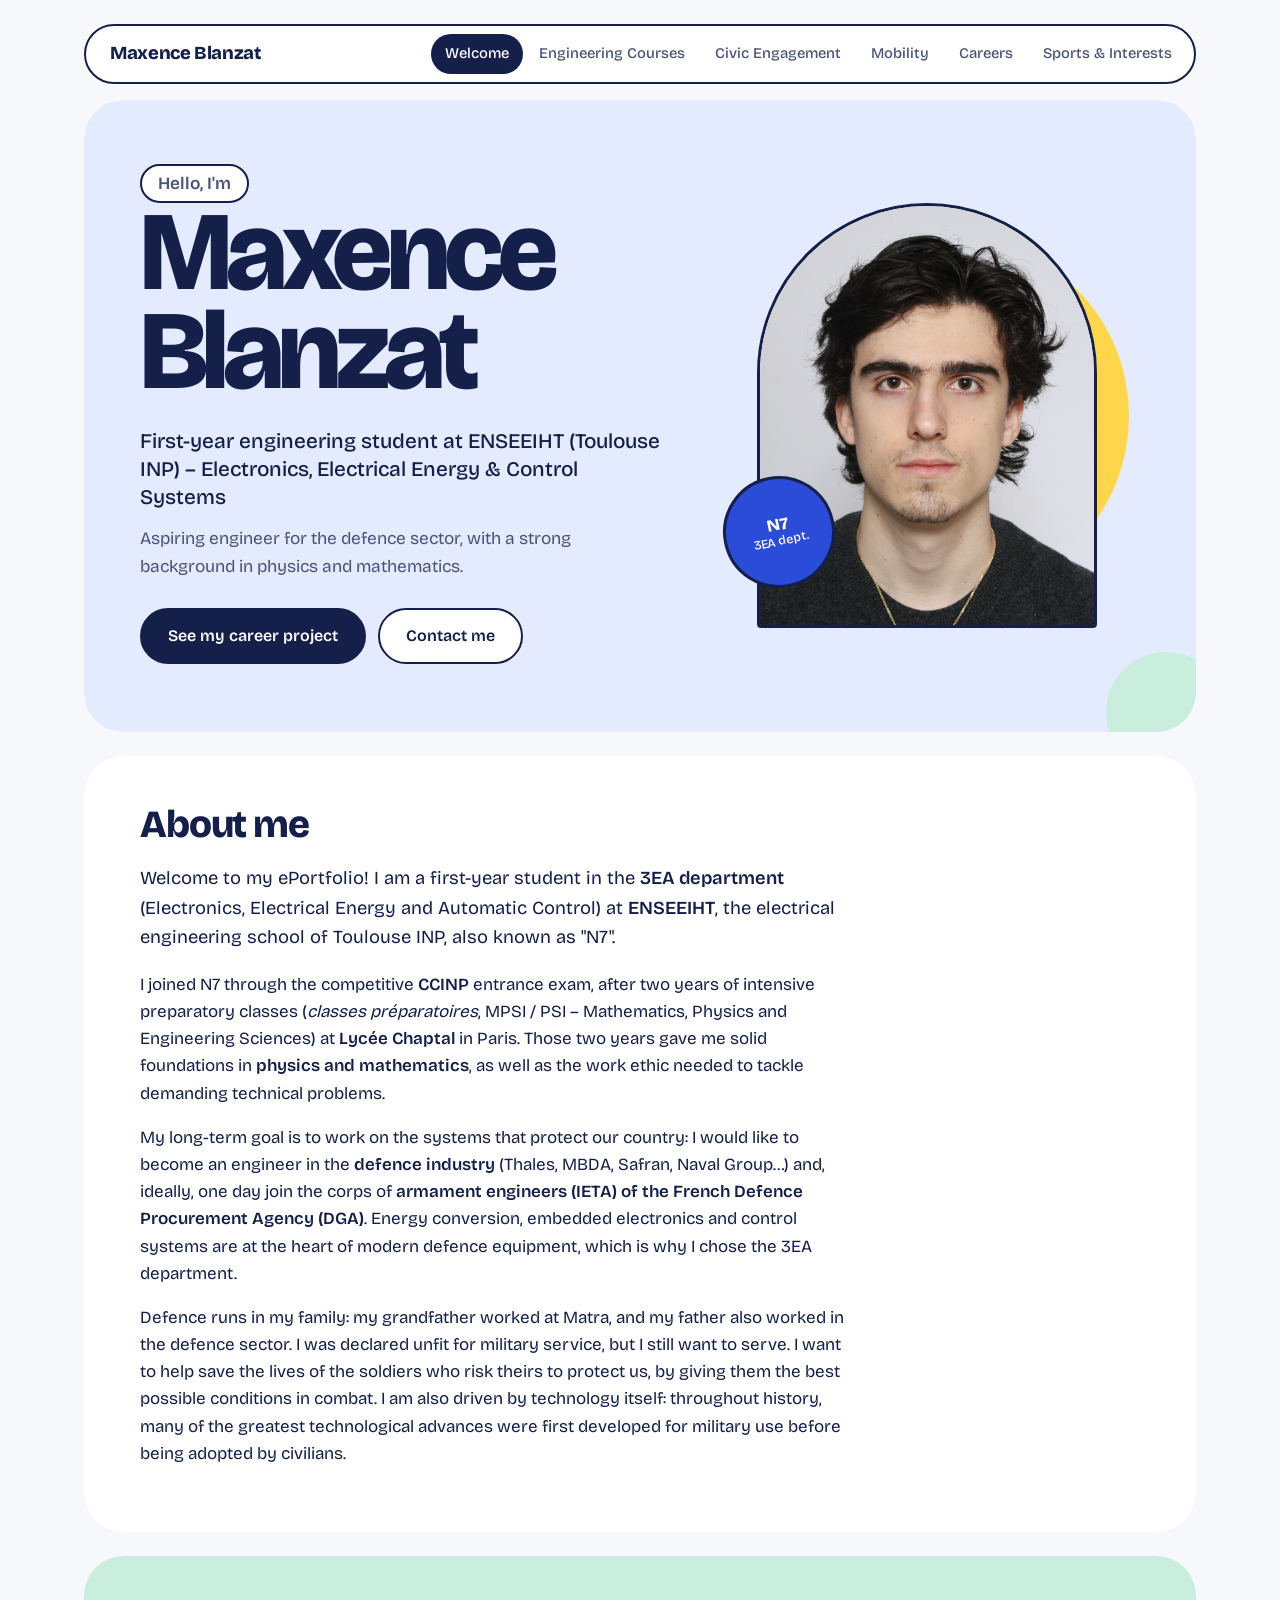
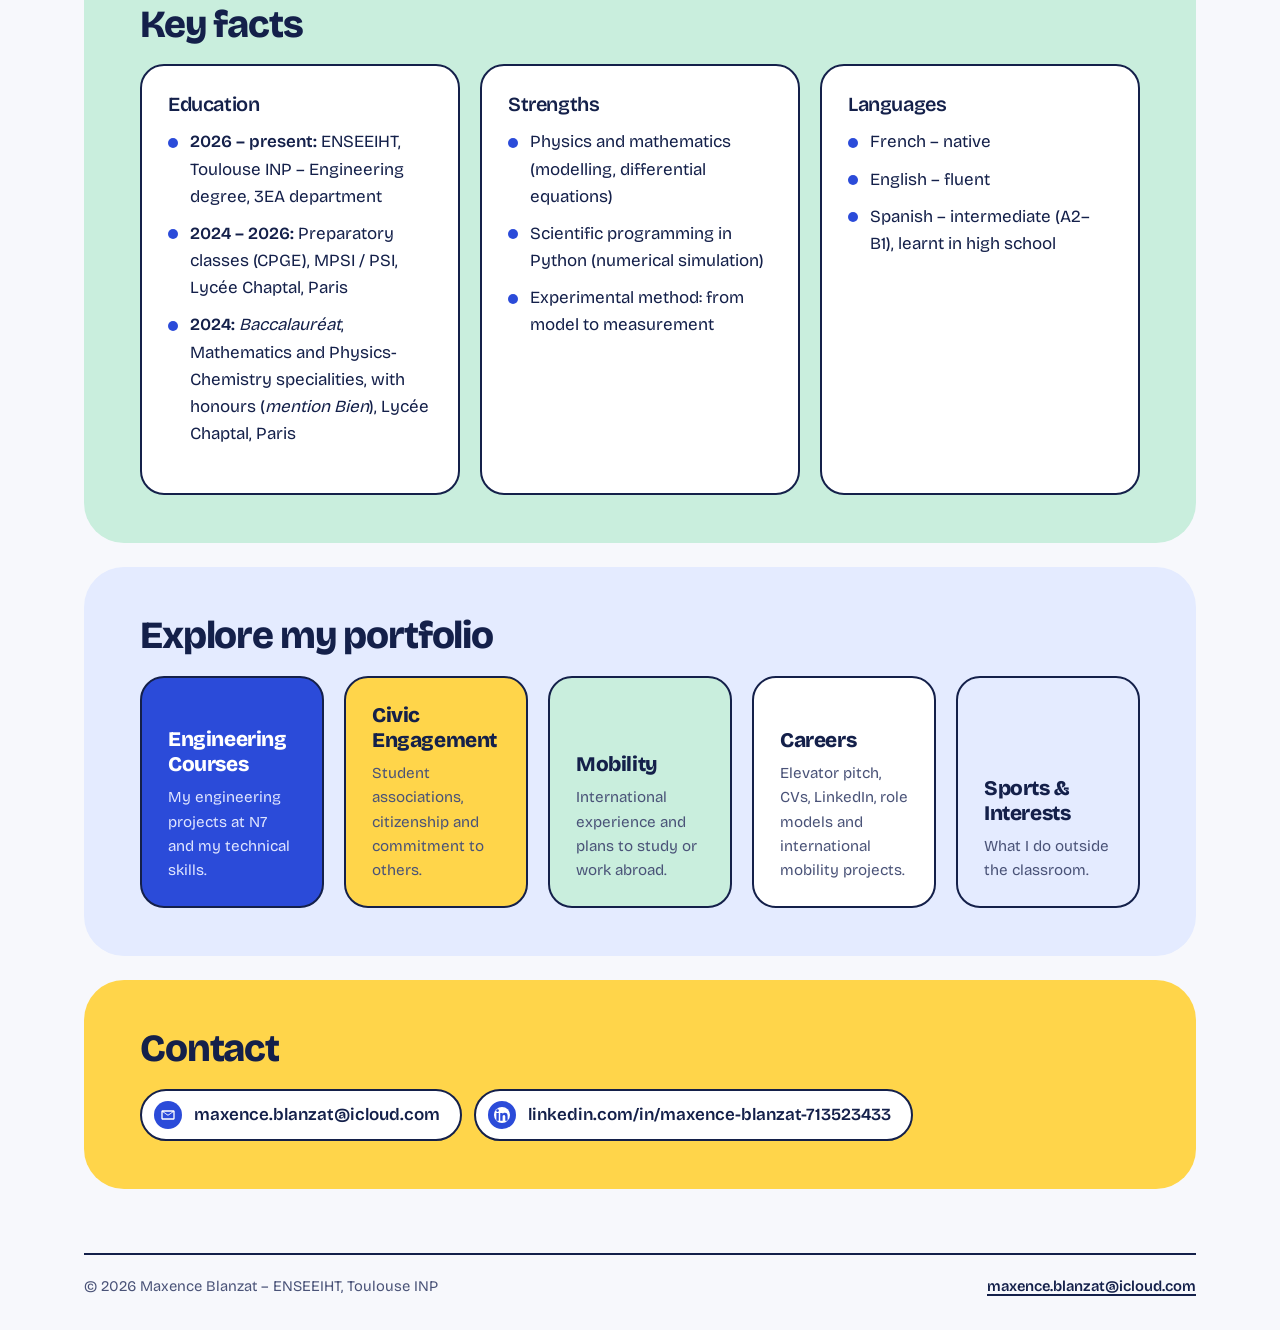
<file: index.html>
<!DOCTYPE html>
<html lang="en">
<head>
  <meta charset="UTF-8">
  <meta name="viewport" content="width=device-width, initial-scale=1">
  <title>Welcome | Maxence Blanzat – ePortfolio</title>
  <meta name="description" content="ePortfolio of Maxence Blanzat, engineering student at ENSEEIHT (Toulouse INP), Electronics, Electrical Energy and Control Systems.">
  <link rel="stylesheet" href="style.css?v=3">
  <script src="dev.js" defer></script>
</head>
<body>

<header class="site-header">
  <div class="container">
    <a class="brand" href="index.html">Maxence Blanzat <span>| ePortfolio</span></a>
    <nav aria-label="Main navigation">
      <ul class="nav">
        <li><a href="index.html" class="active" aria-current="page">Welcome</a></li>
        <li><a href="projects.html">Engineering Courses</a></li>
        <li><a href="civic.html">Civic Engagement</a></li>
        <li><a href="mobility.html">Mobility</a></li>
        <li><a href="careers.html">Careers</a></li>
        <li><a href="sports.html">Sports &amp; Interests</a></li>
      </ul>
    </nav>
  </div>
</header>

<section class="page-hero hero-home">
  <div class="container">
    <div class="hero-text">
      <p class="hello">Hello, I'm</p>
      <h1><span>Maxence</span> <span>Blanzat</span></h1>
      <p class="tagline">First-year engineering student at ENSEEIHT (Toulouse INP) – Electronics, Electrical Energy &amp; Control Systems</p>
      <p>Aspiring engineer for the defence sector, with a strong background in physics and mathematics.</p>
      <div class="btn-row">
        <a class="btn" href="careers.html">See my career project</a>
        <a class="btn outline" href="#contact">Contact me</a>
      </div>
    </div>
    <div class="hero-visual">
      <img class="profile-photo" src="assets/img/profile.jpg" alt="Portrait of Maxence Blanzat">
      <span class="sticker" aria-hidden="true">N7<small>3EA dept.</small></span>
    </div>
  </div>
</section>

<main class="container">

  <section class="section">
    <h2>About me</h2>
    <p class="lead">
      Welcome to my ePortfolio! I am a first-year student in the <strong>3EA department</strong>
      (Electronics, Electrical Energy and Automatic Control) at <strong>ENSEEIHT</strong>, the
      electrical engineering school of Toulouse INP, also known as "N7".
    </p>
    <p>
      I joined N7 through the competitive <strong>CCINP</strong> entrance exam, after two years of
      intensive preparatory classes (<em>classes préparatoires</em>, MPSI / PSI – Mathematics, Physics and
      Engineering Sciences) at <strong>Lycée Chaptal</strong> in Paris. Those two years gave me solid
      foundations in <strong>physics and mathematics</strong>, as well as
      the work ethic needed to tackle demanding technical problems.
    </p>
    <p>
      My long-term goal is to work on the systems that protect our country: I would like to
      become an engineer in the <strong>defence industry</strong> (Thales, MBDA, Safran,
      Naval Group…) and, ideally, one day join the corps of <strong>armament engineers
      (IETA) of the French Defence Procurement Agency (DGA)</strong>. Energy conversion,
      embedded electronics and control systems are at the heart of modern defence equipment,
      which is why I chose the 3EA department.
    </p>
    <p>
      Defence runs in my family: my grandfather worked at Matra, and my father also worked in the defence
      sector. I was declared unfit for military service, but I still want to serve. I want to help save the
      lives of the soldiers who risk theirs to protect us, by giving them the best possible conditions in
      combat. I am also driven by technology itself: throughout history, many of the greatest technological
      advances were first developed for military use before being adopted by civilians.
    </p>
  </section>

  <section class="section">
    <h2>Key facts</h2>
    <div class="grid">
      <div class="card">
        <h3>Education</h3>
        <ul class="clean">
          <li><strong>2026 – present:</strong> ENSEEIHT, Toulouse INP – Engineering degree, 3EA department</li>
          <li><strong>2024 – 2026:</strong> Preparatory classes (CPGE), MPSI / PSI, Lycée Chaptal, Paris</li>
          <li><strong>2024:</strong> <em>Baccalauréat</em>, Mathematics and Physics-Chemistry specialities, with honours (<em>mention Bien</em>), Lycée Chaptal, Paris</li>
        </ul>
      </div>
      <div class="card">
        <h3>Strengths</h3>
        <ul class="clean">
          <li>Physics and mathematics (modelling, differential equations)</li>
          <li>Scientific programming in Python (numerical simulation)</li>
          <li>Experimental method: from model to measurement</li>
        </ul>
      </div>
      <div class="card">
        <h3>Languages</h3>
        <ul class="clean">
          <li>French – native</li>
          <li>English – fluent</li>
          <li>Spanish – intermediate (A2–B1), learnt in high school</li>
        </ul>
      </div>
    </div>
  </section>

  <section class="section">
    <h2>Explore my portfolio</h2>
    <div class="grid quick-links">
      <a class="card" href="projects.html">
        <h3>Engineering Courses</h3>
        <p>My engineering projects at N7 and my technical skills.</p>
      </a>
      <a class="card" href="civic.html">
        <h3>Civic Engagement</h3>
        <p>Student associations, citizenship and commitment to others.</p>
      </a>
      <a class="card" href="mobility.html">
        <h3>Mobility</h3>
        <p>International experience and plans to study or work abroad.</p>
      </a>
      <a class="card" href="careers.html">
        <h3>Careers</h3>
        <p>Elevator pitch, CVs, LinkedIn, role models and international mobility projects.</p>
      </a>
      <a class="card" href="sports.html">
        <h3>Sports &amp; Interests</h3>
        <p>What I do outside the classroom.</p>
      </a>
    </div>
  </section>

  <section class="section" id="contact">
    <h2>Contact</h2>
    <ul class="contact-links">
      <li>
        <a href="mailto:maxence.blanzat@icloud.com">
          <svg class="icon" width="20" height="20" viewBox="0 0 24 24" aria-hidden="true"><path d="M3 5h18a1 1 0 0 1 1 1v12a1 1 0 0 1-1 1H3a1 1 0 0 1-1-1V6a1 1 0 0 1 1-1Zm1 2.4V17h16V7.4l-8 5.6-8-5.6ZM5.2 7 12 11.8 18.8 7H5.2Z"/></svg>
          <span class="visually-hidden">Email: </span>maxence.blanzat@icloud.com
        </a>
      </li>
      <li>
        <a href="https://fr.linkedin.com/in/maxence-blanzat-713523433" target="_blank" rel="noopener">
          <svg class="icon" width="20" height="20" viewBox="0 0 24 24" aria-hidden="true"><path d="M20.45 20.45h-3.56v-5.57c0-1.33-.02-3.04-1.85-3.04-1.85 0-2.14 1.45-2.14 2.94v5.67H9.35V9h3.41v1.56h.05c.48-.9 1.64-1.85 3.37-1.85 3.6 0 4.27 2.37 4.27 5.46v6.28ZM5.34 7.43a2.06 2.06 0 1 1 0-4.13 2.06 2.06 0 0 1 0 4.13ZM7.12 20.45H3.56V9h3.56v11.45ZM22.22 0H1.77C.79 0 0 .77 0 1.73v20.54C0 23.23.79 24 1.77 24h20.45c.98 0 1.78-.77 1.78-1.73V1.73C24 .77 23.2 0 22.22 0Z"/></svg>
          <span class="visually-hidden">LinkedIn: </span>linkedin.com/in/maxence-blanzat-713523433
        </a>
      </li>
    </ul>
  </section>

</main>

<footer class="site-footer">
  <div class="container">
    <span>© 2026 Maxence Blanzat – ENSEEIHT, Toulouse INP</span>
    <a href="mailto:maxence.blanzat@icloud.com">maxence.blanzat@icloud.com</a>
  </div>
</footer>

</body>
</html>
</file>
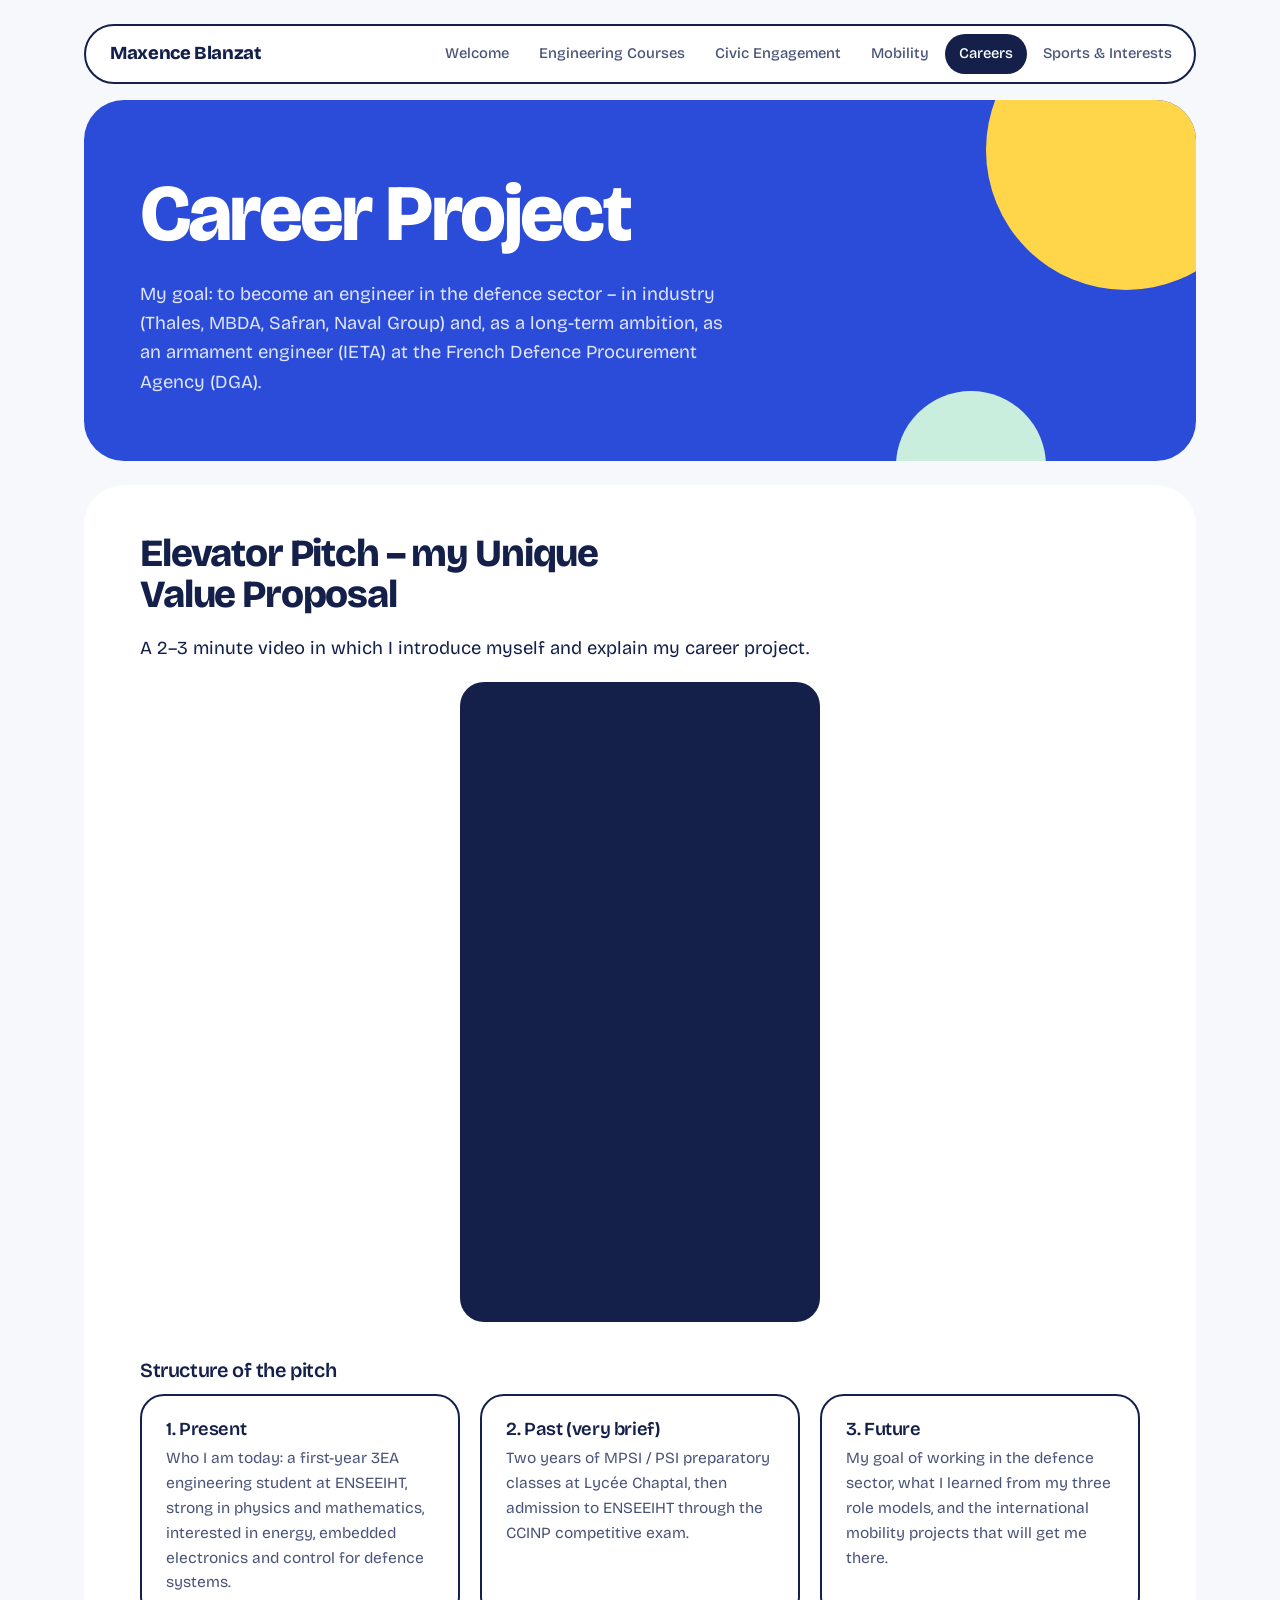
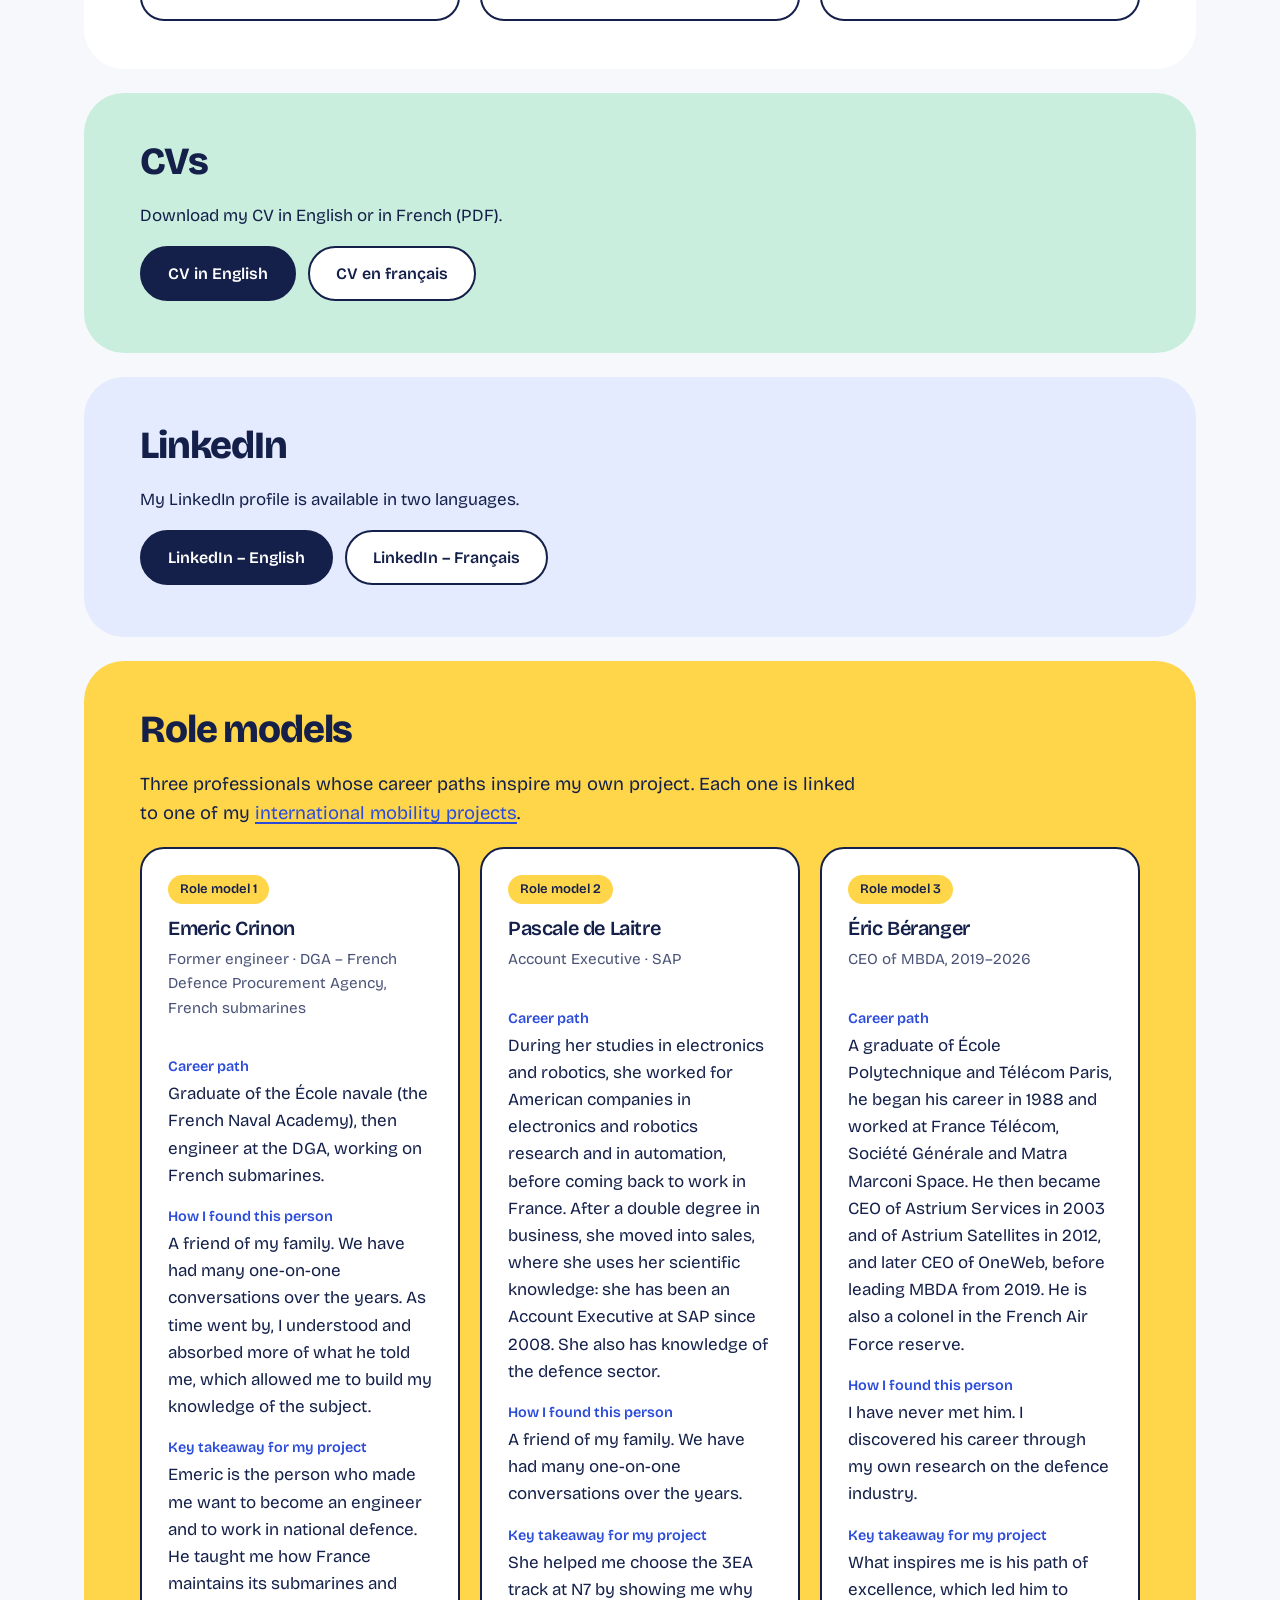
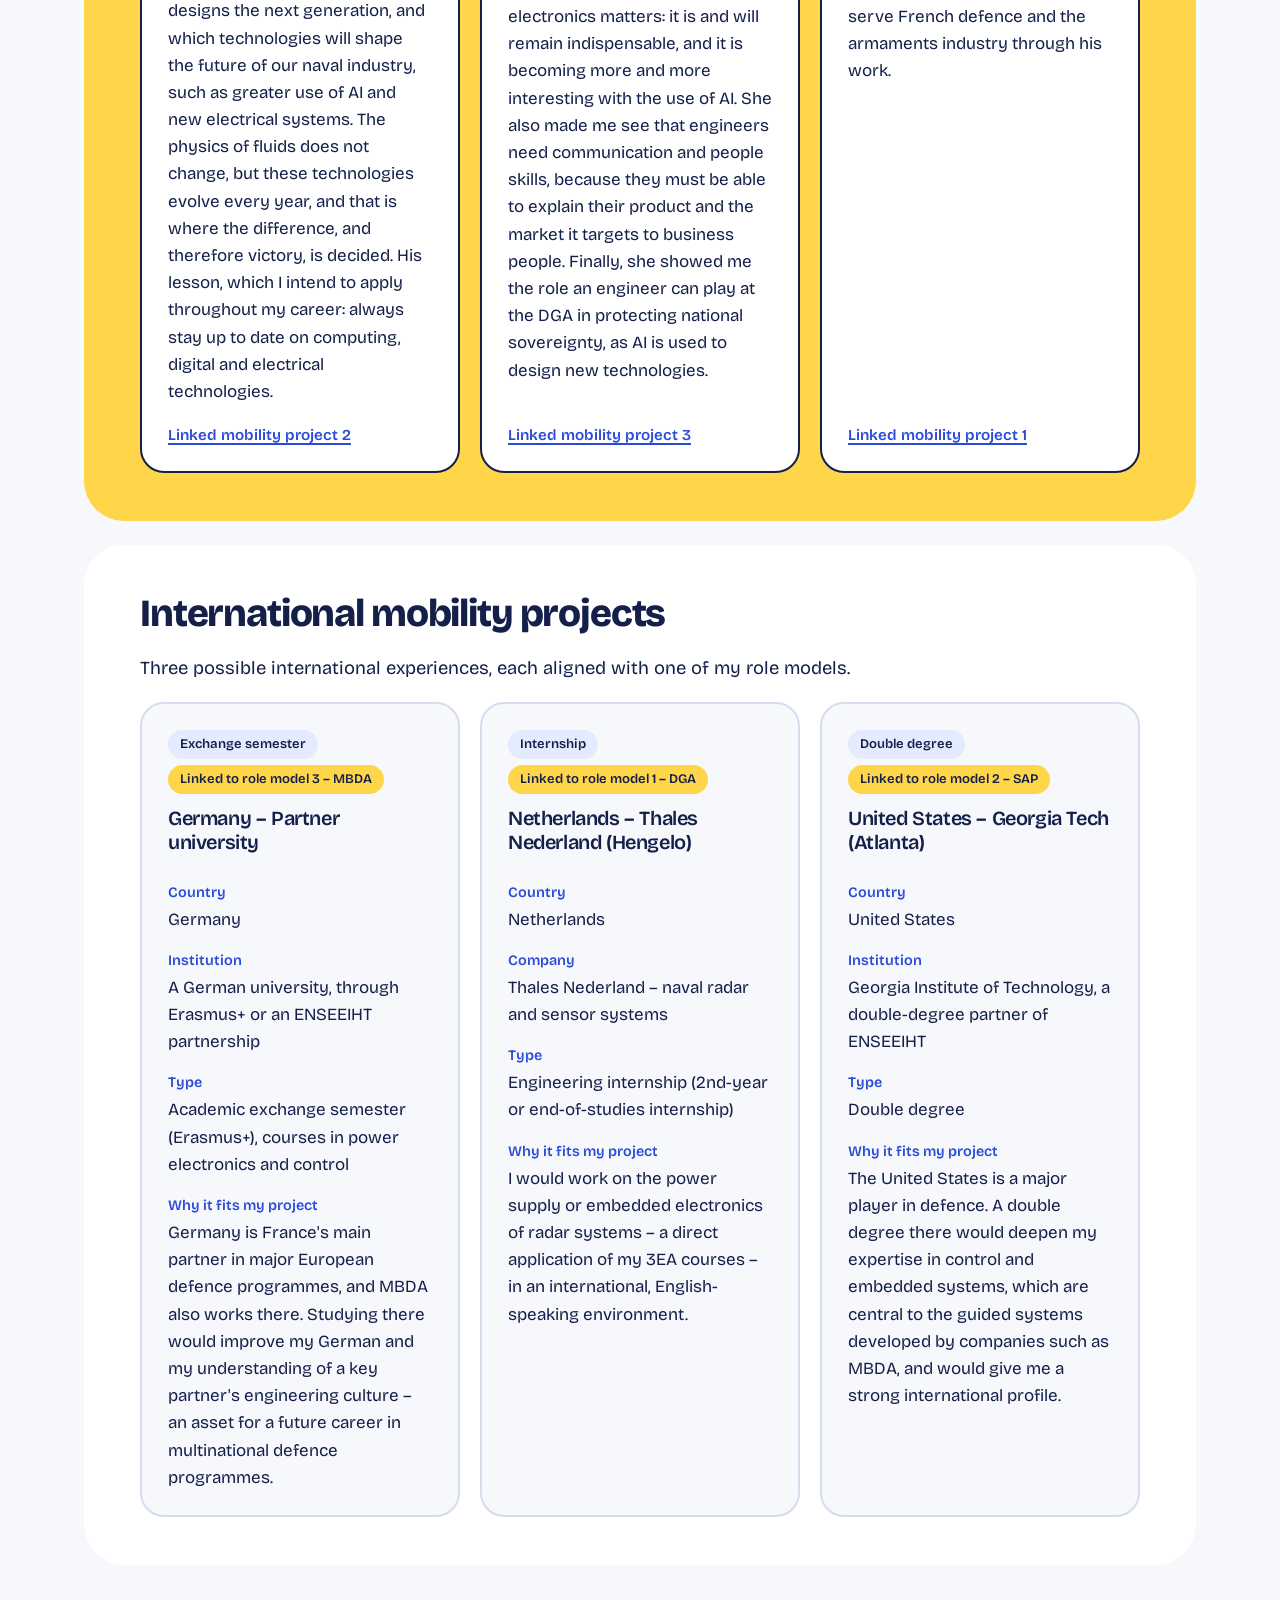
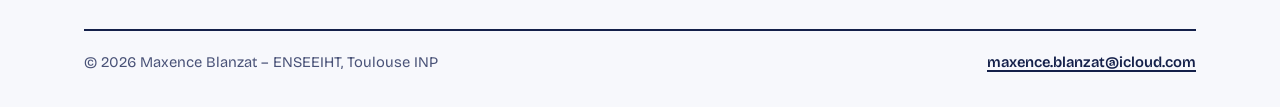
<file: careers.html>
<!DOCTYPE html>
<html lang="en">
<head>
  <meta charset="UTF-8">
  <meta name="viewport" content="width=device-width, initial-scale=1">
  <title>Careers | Maxence Blanzat – ePortfolio</title>
  <link rel="stylesheet" href="style.css?v=3">
  <script src="dev.js" defer></script>
</head>
<body>

<header class="site-header">
  <div class="container">
    <a class="brand" href="index.html">Maxence Blanzat <span>| ePortfolio</span></a>
    <nav aria-label="Main navigation">
      <ul class="nav">
        <li><a href="index.html">Welcome</a></li>
        <li><a href="projects.html">Engineering Courses</a></li>
        <li><a href="civic.html">Civic Engagement</a></li>
        <li><a href="mobility.html">Mobility</a></li>
        <li><a href="careers.html" class="active" aria-current="page">Careers</a></li>
        <li><a href="sports.html">Sports &amp; Interests</a></li>
      </ul>
    </nav>
  </div>
</header>

<section class="page-hero">
  <div class="container">
    <h1>Career Project</h1>
    <p>
      My goal: to become an engineer in the defence sector – in industry (Thales, MBDA, Safran,
      Naval Group) and, as a long-term ambition, as an armament engineer (IETA) at the French
      Defence Procurement Agency (DGA).
    </p>
  </div>
</section>

<main class="container">

  <!-- ================= ELEVATOR PITCH ================= -->
  <section class="section" id="elevator-pitch">
    <h2>Elevator Pitch – my Unique Value Proposal</h2>
    <p class="lead">A 2–3 minute video in which I introduce myself and explain my career project.</p>

    <div class="video-wrapper vertical">
      <iframe
        src="https://www.youtube-nocookie.com/embed/G0DycvVgbfc"
        title="Elevator pitch – Maxence Blanzat"
        loading="lazy"
        allow="accelerometer; autoplay; clipboard-write; encrypted-media; gyroscope; picture-in-picture; web-share"
        referrerpolicy="strict-origin-when-cross-origin"
        allowfullscreen></iframe>
    </div>

    <h3>Structure of the pitch</h3>
    <div class="pitch-structure">
      <div>
        <h4>1. Present</h4>
        <p>Who I am today: a first-year 3EA engineering student at ENSEEIHT, strong in physics and
          mathematics, interested in energy, embedded electronics and control for defence systems.</p>
      </div>
      <div>
        <h4>2. Past (very brief)</h4>
        <p>Two years of MPSI / PSI preparatory classes at Lycée Chaptal, then admission to ENSEEIHT
          through the CCINP competitive exam.</p>
      </div>
      <div>
        <h4>3. Future</h4>
        <p>My goal of working in the defence sector, what I learned from my three role models, and the
          international mobility projects that will get me there.</p>
      </div>
    </div>
  </section>

  <!-- ================= CVs ================= -->
  <section class="section" id="cv">
    <h2>CVs</h2>
    <p>Download my CV in English or in French (PDF).</p>
    <div class="btn-row">
      <a class="btn" href="assets/cv/CV_EN.pdf" download>CV in English</a>
      <a class="btn outline" href="assets/cv/CV_FR.pdf" download>CV en français</a>
    </div>
  </section>

  <!-- ================= LINKEDIN ================= -->
  <section class="section" id="linkedin">
    <h2>LinkedIn</h2>
    <p>My LinkedIn profile is available in two languages.</p>
    <div class="btn-row">
      <a class="btn" href="https://www.linkedin.com/in/maxence-blanzat-713523433/?locale=en_US" target="_blank" rel="noopener">LinkedIn – English</a>
      <a class="btn outline" href="https://fr.linkedin.com/in/maxence-blanzat-713523433" target="_blank" rel="noopener">LinkedIn – Français</a>
    </div>  </section>

  <!-- ================= ROLE MODELS ================= -->
  <section class="section" id="role-models">
    <h2>Role models</h2>
    <p class="lead">
      Three professionals whose career paths inspire my own project. Each one is linked to one of my
      <a href="#mobility-projects">international mobility projects</a>.
    </p>

    <div class="grid">
      <!-- Role model 1 -->
      <article class="card" id="role-model-1">
        <span class="badge gold">Role model 1</span>
        <h3>Emeric Crinon</h3>
        <p class="meta">Former engineer · DGA – French Defence Procurement Agency, French submarines</p>
        <dl>
          <dt>Career path</dt>
          <dd>Graduate of the École navale (the French Naval Academy), then engineer at the DGA, working on French submarines.
</dd>
          <dt>How I found this person</dt>
          <dd>A friend of my family. We have had many one-on-one conversations over the years. As time
            went by, I understood and absorbed more of what he told me, which allowed me to build my
            knowledge of the subject.</dd>
          <dt>Key takeaway for my project</dt>
          <dd>Emeric is the person who made me want to become an engineer and to work in national defence.
            He taught me how France maintains its submarines and designs the next generation, and which
            technologies will shape the future of our naval industry, such as greater use of AI and new
            electrical systems. The physics of fluids does not change, but these technologies evolve every
            year, and that is where the difference, and therefore victory, is decided. His lesson, which I
            intend to apply throughout my career: always stay up to date on computing, digital and electrical
            technologies.</dd>
        </dl>
        <a class="link-rm" href="#mobility-2">Linked mobility project 2</a>
      </article>

      <!-- Role model 2 -->
      <article class="card" id="role-model-2">
        <span class="badge gold">Role model 2</span>
        <h3>Pascale de Laitre</h3>
        <p class="meta">Account Executive · SAP</p>
        <dl>
          <dt>Career path</dt>
          <dd>During her studies in electronics and robotics, she worked for American companies in electronics
            and robotics research and in automation, before coming back to work in France. After a double
            degree in business, she moved into sales, where she uses her scientific knowledge: she has been
            an Account Executive at SAP since 2008. She also has knowledge of the defence sector.</dd>
          <dt>How I found this person</dt>
          <dd>A friend of my family. We have had many one-on-one conversations over the years.</dd>
          <dt>Key takeaway for my project</dt>
          <dd>She helped me choose the 3EA track at N7 by showing me why electronics matters: it is and will
            remain indispensable, and it is becoming more and more interesting with the use of AI. She also
            made me see that engineers need communication and people skills, because they must be able to
            explain their product and the market it targets to business people. Finally, she showed me the
            role an engineer can play at the DGA in protecting national sovereignty, as AI is used to design
            new technologies.</dd>
        </dl>
        <a class="link-rm" href="#mobility-3">Linked mobility project 3</a>
      </article>

      <!-- Role model 3 -->
      <article class="card" id="role-model-3">
        <span class="badge gold">Role model 3</span>
        <h3>Éric Béranger</h3>
        <p class="meta">CEO of MBDA, 2019–2026</p>
        <dl>
          <dt>Career path</dt>
          <dd>A graduate of École Polytechnique and Télécom Paris, he began his career in 1988 and worked at
            France Télécom, Société Générale and Matra Marconi Space. He then became CEO of Astrium Services
            in 2003 and of Astrium Satellites in 2012, and later CEO of OneWeb, before leading MBDA from 2019.
            He is also a colonel in the French Air Force reserve.</dd>
          <dt>How I found this person</dt>
          <dd>I have never met him. I discovered his career through my own research on the defence industry.</dd>
          <dt>Key takeaway for my project</dt>
          <dd>What inspires me is his path of excellence, which led him to serve French defence and the
            armaments industry through his work.</dd>
        </dl>
        <a class="link-rm" href="#mobility-1">Linked mobility project 1</a>
      </article>
    </div>
  </section>

  <!-- ================= INTERNATIONAL MOBILITY PROJECTS ================= -->
  <section class="section" id="mobility-projects">
    <h2>International mobility projects</h2>
    <p class="lead">Three possible international experiences, each aligned with one of my role models.</p>

    <div class="grid">
      <!-- Mobility 1 -->
      <article class="card" id="mobility-1">
        <span class="badge">Exchange semester</span>
        <span class="badge gold">Linked to role model 3 – MBDA</span>
        <h3>Germany – Partner university</h3>
        <dl>
          <dt>Country</dt>
          <dd>Germany</dd>
          <dt>Institution</dt>
          <dd>A German university, through Erasmus+ or an ENSEEIHT partnership</dd>
          <dt>Type</dt>
          <dd>Academic exchange semester (Erasmus+), courses in power electronics and control</dd>
          <dt>Why it fits my project</dt>
          <dd>Germany is France's main partner in major European defence programmes, and MBDA also works there.
            Studying there would improve my German and my understanding of a key partner's engineering
            culture – an asset for a future career in multinational defence programmes.</dd>
        </dl>
      </article>

      <!-- Mobility 2 -->
      <article class="card" id="mobility-2">
        <span class="badge">Internship</span>
        <span class="badge gold">Linked to role model 1 – DGA</span>
        <h3>Netherlands – Thales Nederland (Hengelo)</h3>
        <dl>
          <dt>Country</dt>
          <dd>Netherlands</dd>
          <dt>Company</dt>
          <dd>Thales Nederland – naval radar and sensor systems</dd>
          <dt>Type</dt>
          <dd>Engineering internship (2nd-year or end-of-studies internship)</dd>
          <dt>Why it fits my project</dt>
          <dd>I would work on the power supply or embedded
            electronics of radar systems – a direct application of my 3EA courses – in an international,
            English-speaking environment.</dd>
        </dl>
      </article>

      <!-- Mobility 3 -->
      <article class="card" id="mobility-3">
        <span class="badge">Double degree</span>
        <span class="badge gold">Linked to role model 2 – SAP</span>
        <h3>United States – Georgia Tech (Atlanta)</h3>
        <dl>
          <dt>Country</dt>
          <dd>United States</dd>
          <dt>Institution</dt>
          <dd>Georgia Institute of Technology, a double-degree partner of ENSEEIHT</dd>
          <dt>Type</dt>
          <dd>Double degree</dd>
          <dt>Why it fits my project</dt>
          <dd>The United States is a major player in defence. A double degree there would deepen my
            expertise in control and embedded systems, which are central to the guided systems developed
            by companies such as MBDA, and would give me a strong international profile.</dd>
        </dl>
      </article>
    </div>
  </section>

</main>

<footer class="site-footer">
  <div class="container">
    <span>© 2026 Maxence Blanzat – ENSEEIHT, Toulouse INP</span>
    <a href="mailto:maxence.blanzat@icloud.com">maxence.blanzat@icloud.com</a>
  </div>
</footer>

</body>
</html>
</file>
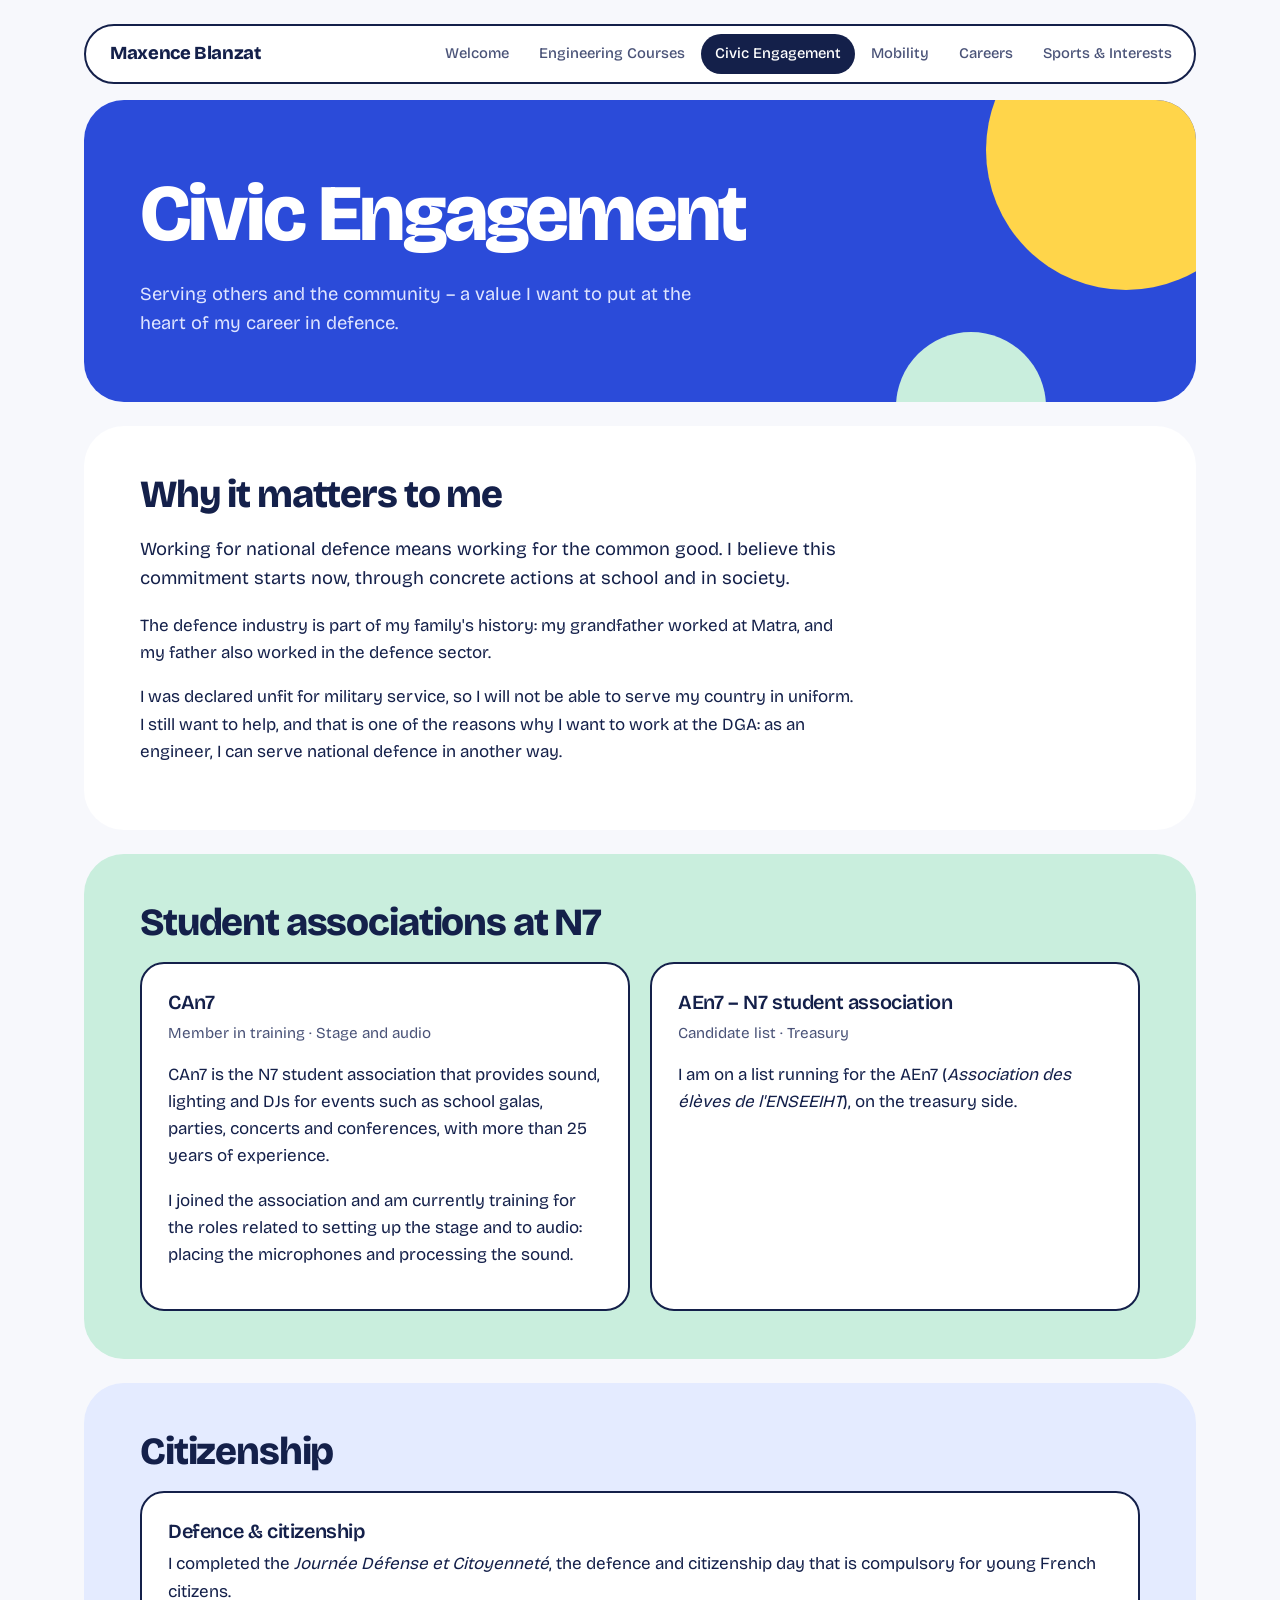
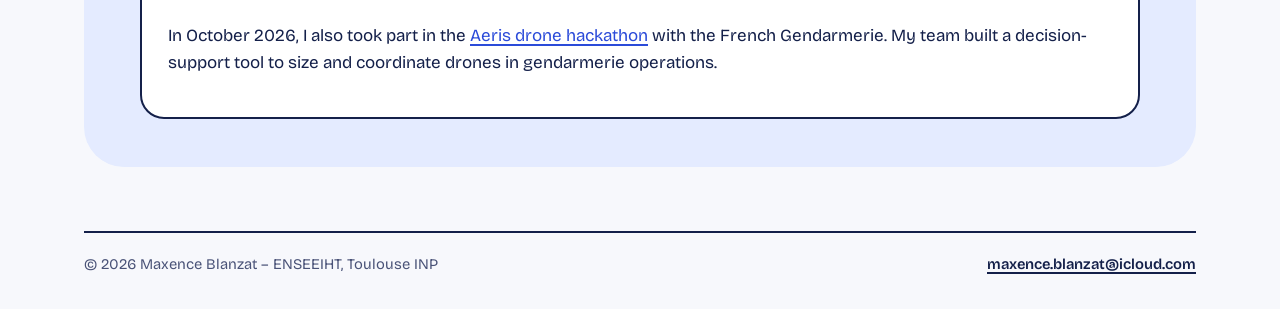
<file: civic.html>
<!DOCTYPE html>
<html lang="en">
<head>
  <meta charset="UTF-8">
  <meta name="viewport" content="width=device-width, initial-scale=1">
  <title>Civic Engagement | Maxence Blanzat – ePortfolio</title>
  <link rel="stylesheet" href="style.css?v=3">
  <script src="dev.js" defer></script>
</head>
<body>

<header class="site-header">
  <div class="container">
    <a class="brand" href="index.html">Maxence Blanzat <span>| ePortfolio</span></a>
    <nav aria-label="Main navigation">
      <ul class="nav">
        <li><a href="index.html">Welcome</a></li>
        <li><a href="projects.html">Engineering Courses</a></li>
        <li><a href="civic.html" class="active" aria-current="page">Civic Engagement</a></li>
        <li><a href="mobility.html">Mobility</a></li>
        <li><a href="careers.html">Careers</a></li>
        <li><a href="sports.html">Sports &amp; Interests</a></li>
      </ul>
    </nav>
  </div>
</header>

<section class="page-hero">
  <div class="container">
    <h1>Civic Engagement</h1>
    <p>Serving others and the community – a value I want to put at the heart of my career in defence.</p>
  </div>
</section>

<main class="container">

  <section class="section">
    <h2>Why it matters to me</h2>
    <p class="lead">
      Working for national defence means working for the common good. I believe this commitment
      starts now, through concrete actions at school and in society.
    </p>
    <p>The defence industry is part of my family's history: my grandfather worked at Matra, and my
      father also worked in the defence sector.</p>
    <p>I was declared unfit for military service, so I will not be able to serve my country in uniform.
      I still want to help, and that is one of the reasons why I want to work at the DGA: as an engineer,
      I can serve national defence in another way.</p>
  </section>

  <section class="section">
    <h2>Student associations at N7</h2>
    <div class="grid grid-2">
      <article class="card" id="can7">
        <h3>CAn7</h3>
        <p class="meta">Member in training · Stage and audio</p>
        <p>CAn7 is the N7 student association that provides sound, lighting and DJs for events such as
          school galas, parties, concerts and conferences, with more than 25 years of experience.</p>
        <p>I joined the association and am currently training for the roles related to setting up the
          stage and to audio: placing the microphones and processing the sound.</p>
      </article>
      <article class="card" id="aen7">
        <h3>AEn7 – N7 student association</h3>
        <p class="meta">Candidate list · Treasury</p>
        <p>I am on a list running for the AEn7 (<em>Association des élèves de l'ENSEEIHT</em>), on the treasury side.</p>
      </article>
    </div>
  </section>

  <section class="section">
    <h2>Citizenship</h2>
    <div class="grid grid-2">
      <article class="card">
        <h3>Defence &amp; citizenship</h3>
        <p>I completed the <em>Journée Défense et Citoyenneté</em>, the defence and citizenship day
          that is compulsory for young French citizens.</p>
        <p>In October 2026, I also took part in the
          <a href="projects.html#n7-projects">Aeris drone hackathon</a> with the French Gendarmerie. My team
          built a decision-support tool to size and coordinate drones in gendarmerie operations.</p>
      </article>
    </div>
  </section>

</main>

<footer class="site-footer">
  <div class="container">
    <span>© 2026 Maxence Blanzat – ENSEEIHT, Toulouse INP</span>
    <a href="mailto:maxence.blanzat@icloud.com">maxence.blanzat@icloud.com</a>
  </div>
</footer>

</body>
</html>
</file>
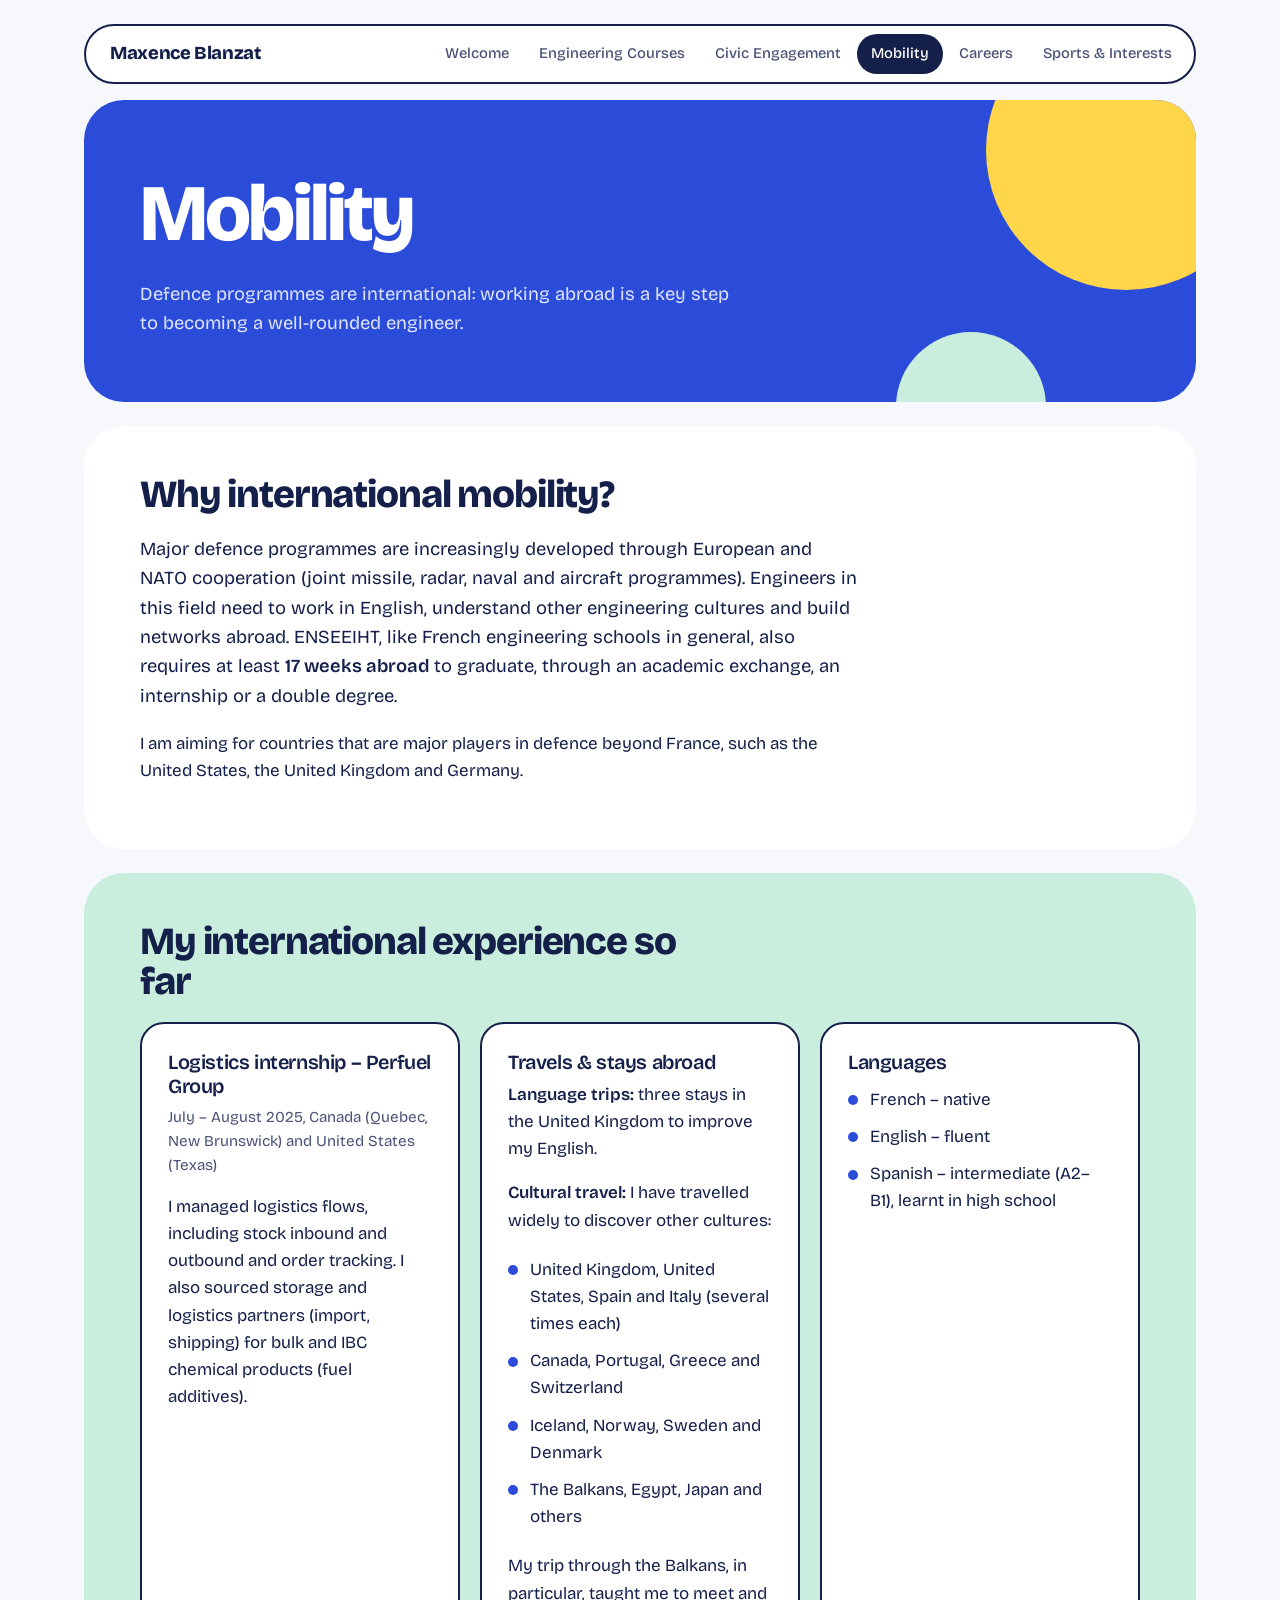
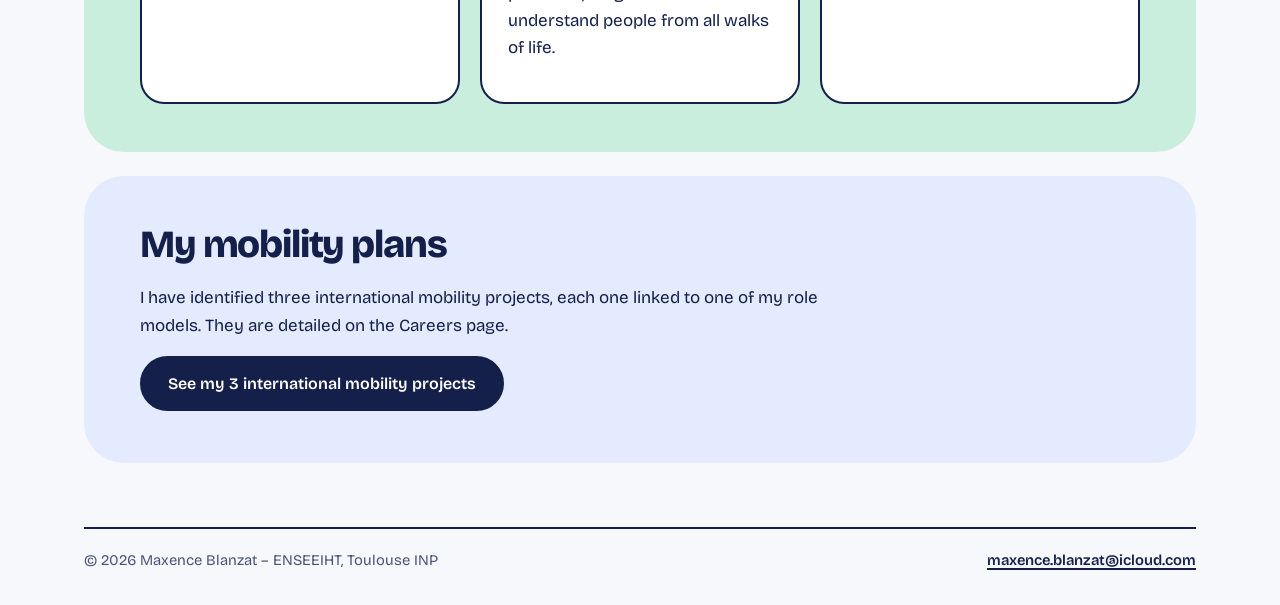
<file: mobility.html>
<!DOCTYPE html>
<html lang="en">
<head>
  <meta charset="UTF-8">
  <meta name="viewport" content="width=device-width, initial-scale=1">
  <title>Mobility | Maxence Blanzat – ePortfolio</title>
  <link rel="stylesheet" href="style.css?v=3">
  <script src="dev.js" defer></script>
</head>
<body>

<header class="site-header">
  <div class="container">
    <a class="brand" href="index.html">Maxence Blanzat <span>| ePortfolio</span></a>
    <nav aria-label="Main navigation">
      <ul class="nav">
        <li><a href="index.html">Welcome</a></li>
        <li><a href="projects.html">Engineering Courses</a></li>
        <li><a href="civic.html">Civic Engagement</a></li>
        <li><a href="mobility.html" class="active" aria-current="page">Mobility</a></li>
        <li><a href="careers.html">Careers</a></li>
        <li><a href="sports.html">Sports &amp; Interests</a></li>
      </ul>
    </nav>
  </div>
</header>

<section class="page-hero">
  <div class="container">
    <h1>Mobility</h1>
    <p>Defence programmes are international: working abroad is a key step to becoming a well-rounded engineer.</p>
  </div>
</section>

<main class="container">

  <section class="section">
    <h2>Why international mobility?</h2>
    <p class="lead">
      Major defence programmes are increasingly developed through European and NATO cooperation
      (joint missile, radar, naval and aircraft programmes). Engineers in this field need to work
      in English, understand other engineering cultures and build networks abroad.
      ENSEEIHT, like French engineering schools in general, also requires at least
      <strong>17 weeks abroad</strong> to graduate, through an academic exchange, an internship or a
      double degree.
    </p>
    <p>
      I am aiming for countries that are major players in defence beyond France, such as the
      United States, the United Kingdom and Germany.
    </p>
  </section>

  <section class="section">
    <h2>My international experience so far</h2>
    <div class="grid grid-2">
      <article class="card">
        <h3>Logistics internship – Perfuel Group</h3>
        <p class="meta">July – August 2025, Canada (Quebec, New Brunswick) and United States (Texas)</p>
        <p>I managed logistics flows, including stock inbound and outbound and order tracking. I also
          sourced storage and logistics partners (import, shipping) for bulk and IBC chemical products
          (fuel additives).</p>
      </article>
      <article class="card">
        <h3>Travels &amp; stays abroad</h3>
        <p><strong>Language trips:</strong> three stays in the United Kingdom to improve my English.</p>
        <p><strong>Cultural travel:</strong> I have travelled widely to discover other cultures:</p>
        <ul class="clean">
          <li>United Kingdom, United States, Spain and Italy (several times each)</li>
          <li>Canada, Portugal, Greece and Switzerland</li>
          <li>Iceland, Norway, Sweden and Denmark</li>
          <li>The Balkans, Egypt, Japan and others</li>
        </ul>
        <p>My trip through the Balkans, in particular, taught me to meet and understand people from
          all walks of life.</p>
      </article>
      <article class="card">
        <h3>Languages</h3>
        <ul class="clean">
          <li>French – native</li>
          <li>English – fluent</li>
          <li>Spanish – intermediate (A2–B1), learnt in high school</li>
        </ul>
      </article>
    </div>
  </section>

  <section class="section">
    <h2>My mobility plans</h2>
    <p>
      I have identified three international mobility projects, each one linked to one of my
      role models. They are detailed on the Careers page.
    </p>
    <div class="btn-row">
      <a class="btn" href="careers.html#mobility-projects">See my 3 international mobility projects</a>
    </div>
  </section>

</main>

<footer class="site-footer">
  <div class="container">
    <span>© 2026 Maxence Blanzat – ENSEEIHT, Toulouse INP</span>
    <a href="mailto:maxence.blanzat@icloud.com">maxence.blanzat@icloud.com</a>
  </div>
</footer>

</body>
</html>
</file>
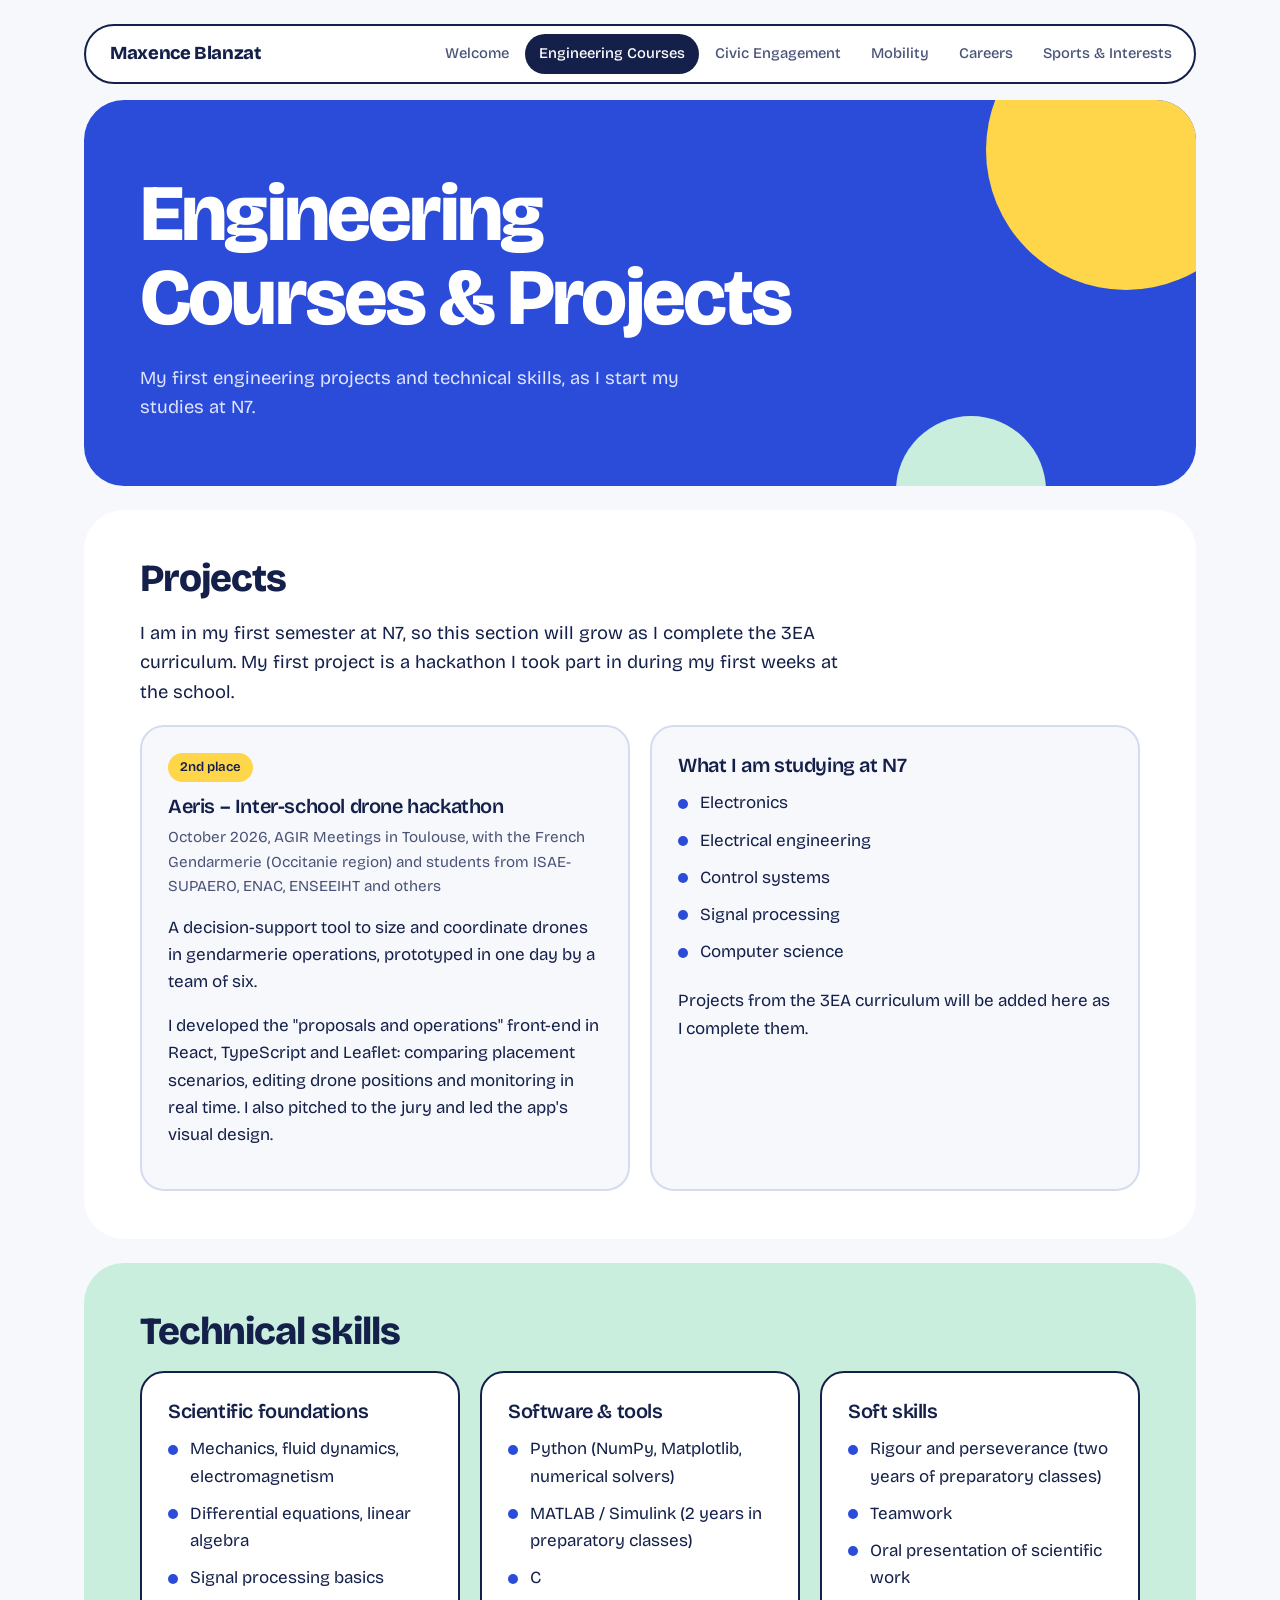
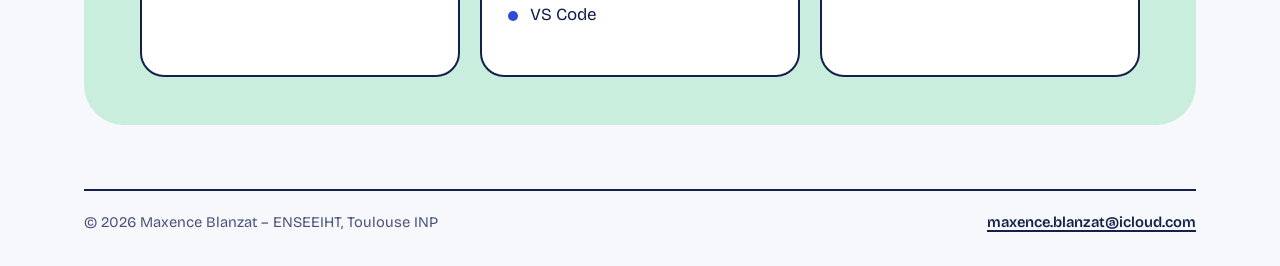
<file: projects.html>
<!DOCTYPE html>
<html lang="en">
<head>
  <meta charset="UTF-8">
  <meta name="viewport" content="width=device-width, initial-scale=1">
  <title>Engineering Courses | Maxence Blanzat – ePortfolio</title>
  <link rel="stylesheet" href="style.css?v=3">
  <script src="dev.js" defer></script>
</head>
<body>

<header class="site-header">
  <div class="container">
    <a class="brand" href="index.html">Maxence Blanzat <span>| ePortfolio</span></a>
    <nav aria-label="Main navigation">
      <ul class="nav">
        <li><a href="index.html">Welcome</a></li>
        <li><a href="projects.html" class="active" aria-current="page">Engineering Courses</a></li>
        <li><a href="civic.html">Civic Engagement</a></li>
        <li><a href="mobility.html">Mobility</a></li>
        <li><a href="careers.html">Careers</a></li>
        <li><a href="sports.html">Sports &amp; Interests</a></li>
      </ul>
    </nav>
  </div>
</header>

<section class="page-hero">
  <div class="container">
    <h1>Engineering Courses &amp; Projects</h1>
    <p>My first engineering projects and technical skills, as I start my studies at N7.</p>
  </div>
</section>

<main class="container">

  <!-- ================= PROJECTS ================= -->
  <section class="section" id="n7-projects">
    <h2>Projects</h2>
    <p class="lead">
      I am in my first semester at N7, so this section will grow as I complete the 3EA curriculum.
      My first project is a hackathon I took part in during my first weeks at the school.
    </p>

    <div class="grid grid-2">
      <article class="card">
        <span class="badge gold">2nd place</span>
        <h3>Aeris – Inter-school drone hackathon</h3>
        <p class="meta">October 2026, AGIR Meetings in Toulouse, with the French Gendarmerie (Occitanie region) and students from ISAE-SUPAERO, ENAC, ENSEEIHT and others</p>
        <p>A decision-support tool to size and coordinate drones in gendarmerie operations,
          prototyped in one day by a team of six.</p>
        <p>I developed the "proposals and operations" front-end in React, TypeScript and Leaflet:
          comparing placement scenarios, editing drone positions and monitoring in real time.
          I also pitched to the jury and led the app's visual design.</p>
      </article>

      <article class="card">
        <h3>What I am studying at N7</h3>
        <ul class="clean">
          <li>Electronics</li>
          <li>Electrical engineering</li>
          <li>Control systems</li>
          <li>Signal processing</li>
          <li>Computer science</li>
        </ul>
        <p>Projects from the 3EA curriculum will be added here as I complete them.</p>
      </article>
    </div>
  </section>

  <section class="section" id="skills">
    <h2>Technical skills</h2>
    <div class="grid">
      <div class="card">
        <h3>Scientific foundations</h3>
        <ul class="clean">
          <li>Mechanics, fluid dynamics, electromagnetism</li>
          <li>Differential equations, linear algebra</li>
          <li>Signal processing basics</li>
        </ul>
      </div>
      <div class="card">
        <h3>Software &amp; tools</h3>
        <ul class="clean">
          <li>Python (NumPy, Matplotlib, numerical solvers)</li>
          <li>MATLAB / Simulink (2 years in preparatory classes)</li>
          <li>C</li>
          <li>VS Code</li>
        </ul>
      </div>
      <div class="card">
        <h3>Soft skills</h3>
        <ul class="clean">
          <li>Rigour and perseverance (two years of preparatory classes)</li>
          <li>Teamwork</li>
          <li>Oral presentation of scientific work</li>
        </ul>
      </div>
    </div>
  </section>

</main>

<footer class="site-footer">
  <div class="container">
    <span>© 2026 Maxence Blanzat – ENSEEIHT, Toulouse INP</span>
    <a href="mailto:maxence.blanzat@icloud.com">maxence.blanzat@icloud.com</a>
  </div>
</footer>

</body>
</html>
</file>
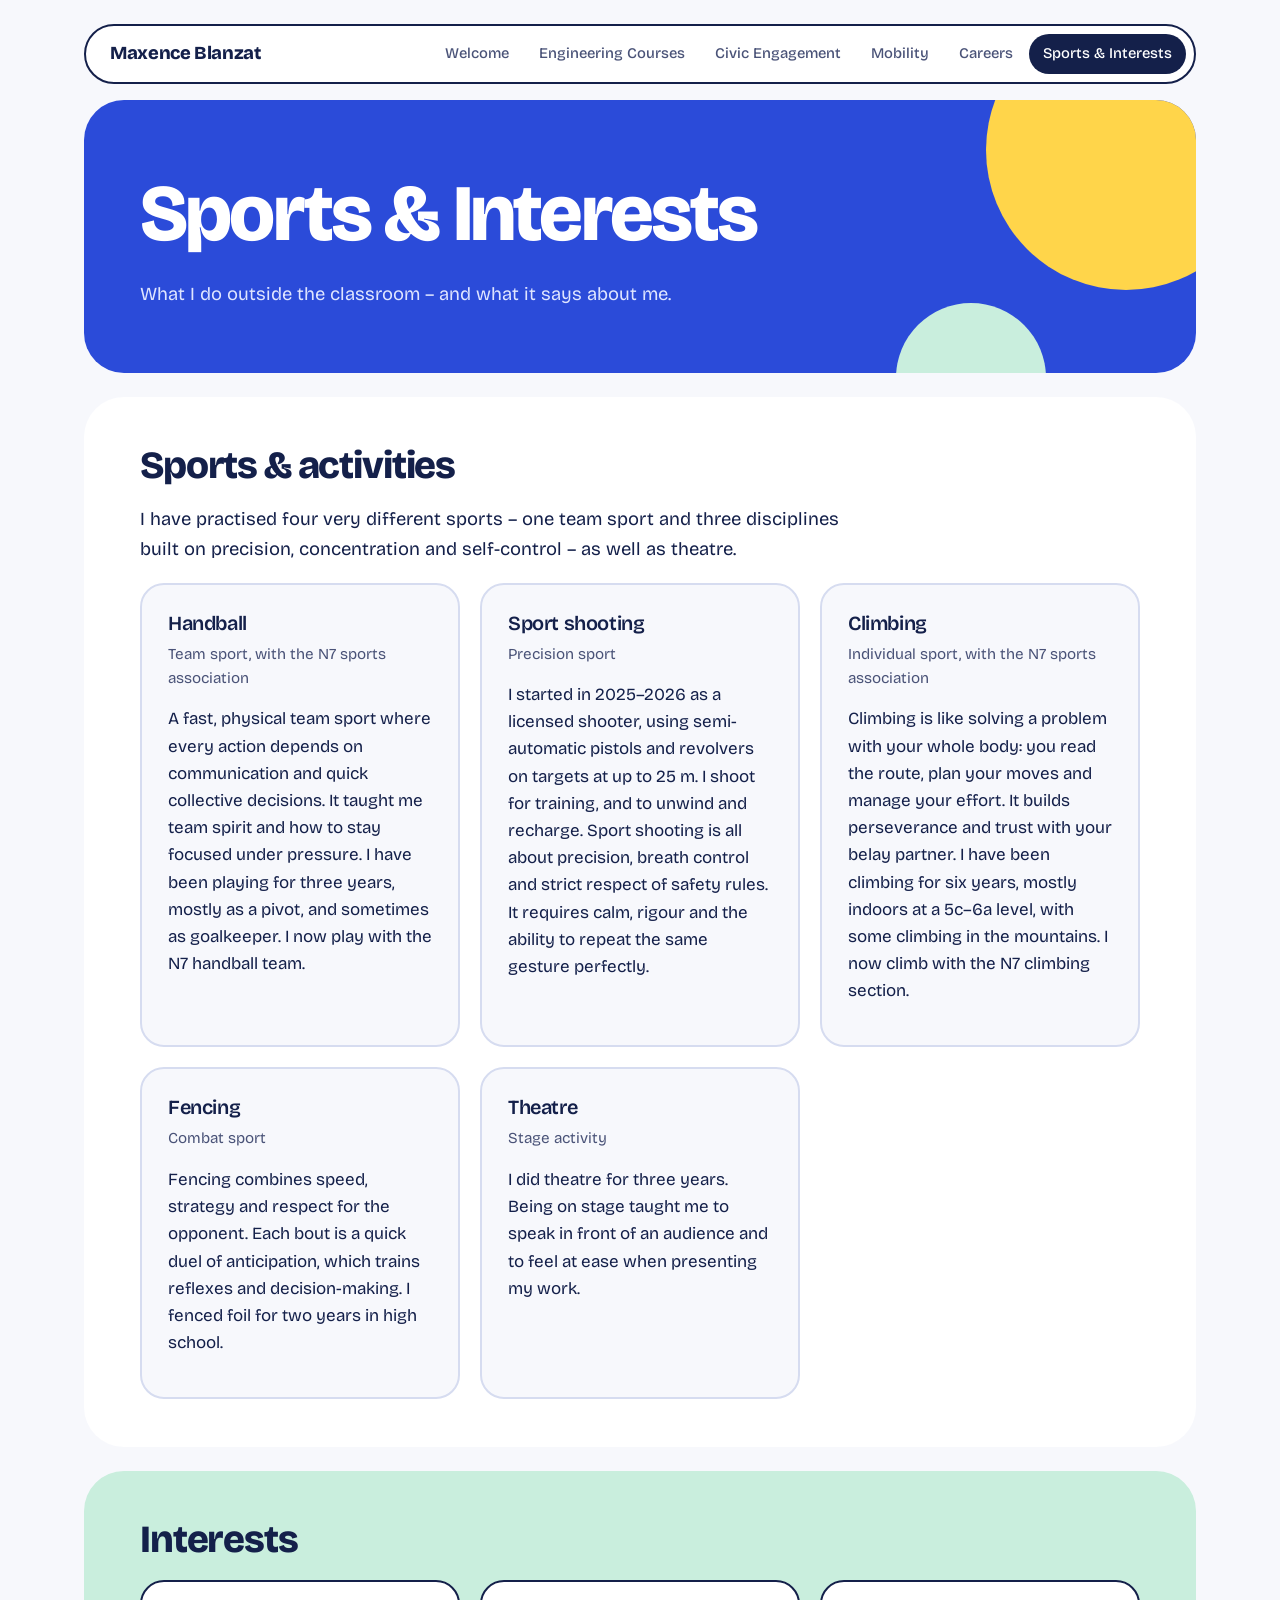
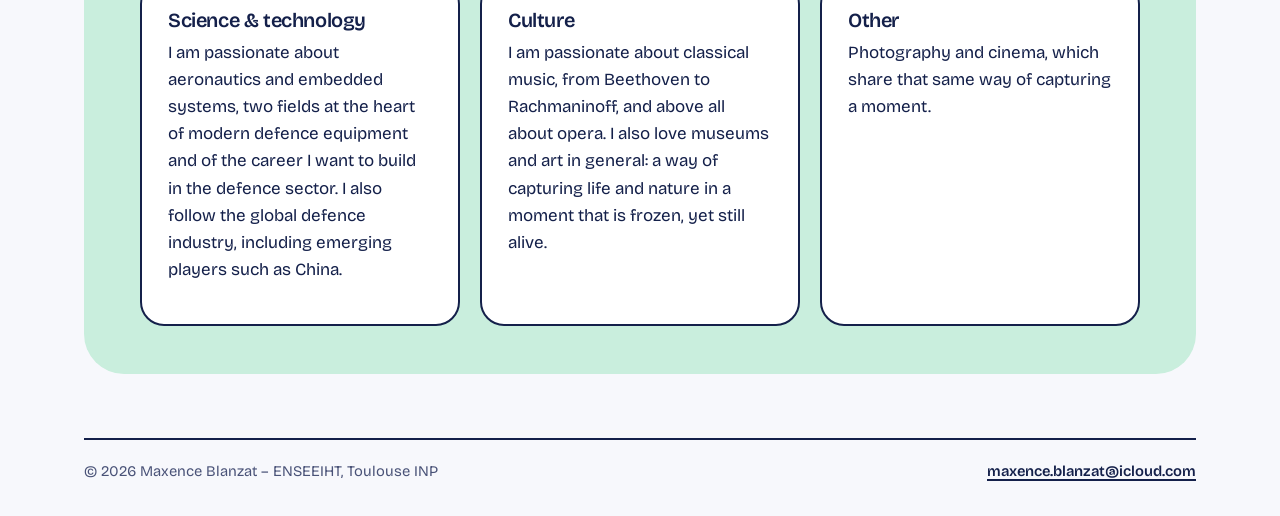
<file: sports.html>
<!DOCTYPE html>
<html lang="en">
<head>
  <meta charset="UTF-8">
  <meta name="viewport" content="width=device-width, initial-scale=1">
  <title>Sports &amp; Interests | Maxence Blanzat – ePortfolio</title>
  <link rel="stylesheet" href="style.css?v=3">
  <script src="dev.js" defer></script>
</head>
<body>

<header class="site-header">
  <div class="container">
    <a class="brand" href="index.html">Maxence Blanzat <span>| ePortfolio</span></a>
    <nav aria-label="Main navigation">
      <ul class="nav">
        <li><a href="index.html">Welcome</a></li>
        <li><a href="projects.html">Engineering Courses</a></li>
        <li><a href="civic.html">Civic Engagement</a></li>
        <li><a href="mobility.html">Mobility</a></li>
        <li><a href="careers.html">Careers</a></li>
        <li><a href="sports.html" class="active" aria-current="page">Sports &amp; Interests</a></li>
      </ul>
    </nav>
  </div>
</header>

<section class="page-hero">
  <div class="container">
    <h1>Sports &amp; Interests</h1>
    <p>What I do outside the classroom – and what it says about me.</p>
  </div>
</section>

<main class="container">

  <section class="section">
    <h2>Sports &amp; activities</h2>
    <p class="lead">
      I have practised four very different sports – one team sport and three disciplines built on
      precision, concentration and self-control – as well as theatre.
    </p>
    <div class="grid grid-2">
      <article class="card">
        <h3>Handball</h3>
        <p class="meta">Team sport, with the N7 sports association</p>
        <p>A fast, physical team sport where every action depends on communication and quick
          collective decisions. It taught me team spirit and how to stay focused under pressure.
          I have been playing for three years, mostly as a pivot, and sometimes as goalkeeper.
          I now play with the N7 handball team.</p>
      </article>
      <article class="card">
        <h3>Sport shooting</h3>
        <p class="meta">Precision sport</p>
        <p>I started in 2025–2026 as a licensed shooter, using semi-automatic pistols and
          revolvers on targets at up to 25 m. I shoot for training, and to unwind and recharge.
          Sport shooting is all about precision, breath control and strict respect of safety rules.
          It requires calm, rigour and the ability to repeat the same gesture perfectly.</p>
      </article>
      <article class="card">
        <h3>Climbing</h3>
        <p class="meta">Individual sport, with the N7 sports association</p>
        <p>Climbing is like solving a problem with your whole body: you read the route, plan your
          moves and manage your effort. It builds perseverance and trust with your belay partner.
          I have been climbing for six years, mostly indoors at a 5c–6a level, with some climbing
          in the mountains. I now climb with the N7 climbing section.</p>
      </article>
      <article class="card">
        <h3>Fencing</h3>
        <p class="meta">Combat sport</p>
        <p>Fencing combines speed, strategy and respect for the opponent. Each bout is a quick
          duel of anticipation, which trains reflexes and decision-making.
          I fenced foil for two years in high school.</p>
      </article>
      <article class="card">
        <h3>Theatre</h3>
        <p class="meta">Stage activity</p>
        <p>I did theatre for three years. Being on stage taught me to speak in front of an audience
          and to feel at ease when presenting my work.</p>
      </article>
    </div>
  </section>

  <section class="section">
    <h2>Interests</h2>
    <div class="grid">
      <article class="card">
        <h3>Science &amp; technology</h3>
        <p>I am passionate about aeronautics and embedded systems, two fields at the heart of modern
          defence equipment and of the career I want to build in the defence sector. I also follow
          the global defence industry, including emerging players such as China.</p>
      </article>
      <article class="card">
        <h3>Culture</h3>
        <p>I am passionate about classical music, from Beethoven to Rachmaninoff, and above all about
          opera. I also love museums and art in general: a way of capturing life and nature in a
          moment that is frozen, yet still alive.</p>
      </article>
      <article class="card">
        <h3>Other</h3>
        <p>Photography and cinema, which share that same way of capturing a moment.</p>
      </article>
    </div>
  </section>

</main>

<footer class="site-footer">
  <div class="container">
    <span>© 2026 Maxence Blanzat – ENSEEIHT, Toulouse INP</span>
    <a href="mailto:maxence.blanzat@icloud.com">maxence.blanzat@icloud.com</a>
  </div>
</footer>

</body>
</html>
</file>
<file: style.css>
/* ==========================================================
   ePortfolio — Maxence Blanzat — shared stylesheet
   Canva-style portfolio: flat colour blocks, rounded "slides",
   one bold grotesque, arch-framed portrait
   ========================================================== */

@import url("https://fonts.googleapis.com/css2?family=Bricolage+Grotesque:opsz,wght@12..96,400;12..96,500;12..96,600;12..96,800&display=swap");

:root {
  --bg: #f7f8fc;
  --white: #ffffff;
  --ink: #14204a;
  --ink-2: #4a5378;
  --ink-3: #7c84a3;
  --cobalt: #2b4bd9;
  --cobalt-dark: #1d36a8;
  --sky: #e4ebff;
  --butter: #ffd54a;
  --mint: #c9eedd;
  --line: #d6dcf0;
  --todo-bg: #fff6cf;
  --todo-bar: #e0b100;

  --font: "Bricolage Grotesque", "Segoe UI", system-ui, sans-serif;

  --max: 1160px;
  --r-xl: 40px;
  --r-lg: 24px;
  --r-md: 16px;
}

*,
*::before,
*::after { box-sizing: border-box; }

html { scroll-behavior: smooth; }
@media (prefers-reduced-motion: reduce) {
  html { scroll-behavior: auto; }
  *, *::before, *::after { transition: none !important; animation: none !important; }
}

body {
  margin: 0;
  font-family: var(--font);
  font-optical-sizing: auto;
  font-size: 17px;
  line-height: 1.6;
  color: var(--ink);
  background: var(--bg);
  -webkit-font-smoothing: antialiased;
}

img { max-width: 100%; height: auto; display: block; }

a {
  color: var(--cobalt);
  text-decoration-thickness: 2px;
  text-underline-offset: 3px;
}
a:hover { color: var(--ink); }

:focus-visible {
  outline: 3px solid var(--cobalt);
  outline-offset: 3px;
  border-radius: 6px;
}

h1, h2, h3, h4 {
  font-weight: 800;
  color: var(--ink);
  line-height: 1.05;
  margin: 0 0 .5em;
  letter-spacing: -.02em;
}
h1 { font-size: clamp(2.6rem, 7vw, 5rem); letter-spacing: -.035em; }
h2 { font-size: clamp(1.7rem, 3.4vw, 2.4rem); letter-spacing: -.03em; }
h3 { font-size: 1.25rem; font-weight: 600; line-height: 1.2; }
h4 { font-size: 1.05rem; font-weight: 600; }
p  { margin: 0 0 1em; }
strong { font-weight: 600; }
code { font-size: .9em; background: var(--sky); padding: 1px 6px; border-radius: 6px; }

.container {
  max-width: var(--max);
  margin: 0 auto;
  padding-inline: 24px;
}

/* ---------- Header: floating pill nav ---------- */

.site-header {
  position: sticky;
  top: 12px;
  z-index: 10;
  padding-top: 12px;
}

.site-header .container {
  display: flex;
  align-items: center;
  justify-content: space-between;
  gap: 16px;
  background: var(--white);
  border: 2px solid var(--ink);
  border-radius: 999px;
  padding: 8px 8px 8px 24px;
  max-width: calc(var(--max) - 48px);
}

.brand {
  font-weight: 800;
  font-size: 1.15rem;
  letter-spacing: -.02em;
  color: var(--ink);
  text-decoration: none;
  white-space: nowrap;
}
.brand span { display: none; }
.brand:hover { color: var(--cobalt); }

.site-header nav { min-width: 0; }

.nav {
  display: flex;
  gap: 2px;
  list-style: none;
  margin: 0;
  padding: 0;
  overflow-x: auto;
  scrollbar-width: none;
}
.nav::-webkit-scrollbar { display: none; }

.nav a {
  display: block;
  padding: 8px 14px;
  border-radius: 999px;
  color: var(--ink-2);
  text-decoration: none;
  font-size: .92rem;
  font-weight: 500;
  white-space: nowrap;
}
.nav a:hover { background: var(--sky); color: var(--ink); }
.nav a.active,
.nav a[aria-current="page"] {
  background: var(--ink);
  color: var(--white);
}

/* ---------- Page hero (inner pages): big colour slide ---------- */

.page-hero { padding-block: 28px 0; }

.page-hero .container {
  position: relative;
  overflow: hidden;
  background: var(--cobalt);
  color: var(--white);
  border-radius: var(--r-xl);
  padding: 72px 56px 64px;
  max-width: calc(var(--max) - 48px);
}
.page-hero .container::before,
.page-hero .container::after {
  content: "";
  position: absolute;
  border-radius: 50%;
  pointer-events: none;
}
.page-hero .container::before {
  width: 280px; height: 280px;
  right: -70px; top: -90px;
  background: var(--butter);
}
.page-hero .container::after {
  width: 150px; height: 150px;
  right: 150px; bottom: -80px;
  background: var(--mint);
}
.page-hero h1 {
  position: relative;
  z-index: 1;
  color: var(--white);
  max-width: 14ch;
  margin-bottom: .3em;
}
.page-hero p {
  position: relative;
  z-index: 1;
  max-width: 600px;
  margin: 0;
  font-size: 1.15rem;
  color: #dfe5ff;
}

/* ---------- Home hero: stacked name + arch portrait ---------- */

.hero-home .container {
  display: grid;
  grid-template-columns: minmax(0, 1.25fr) minmax(0, 1fr);
  gap: 40px;
  align-items: center;
  background: var(--sky);
  color: var(--ink);
  padding: 64px 56px;
}
.hero-home .container::before {
  width: 360px; height: 360px;
  right: 6%; top: 50%;
  transform: translateY(-50%);
  background: var(--butter);
}
.hero-home .container::after {
  width: 120px; height: 120px;
  right: -30px; left: auto; bottom: -40px;
  background: var(--mint);
}

.hero-text { position: relative; z-index: 1; }

.hello {
  display: inline-block;
  background: var(--white);
  border: 2px solid var(--ink);
  border-radius: 999px;
  padding: 4px 16px;
  font-weight: 600;
  margin-bottom: 20px;
}

.hero-home h1 {
  color: var(--ink);
  font-size: clamp(3.2rem, 9vw, 7rem);
  line-height: .88;
  letter-spacing: -.05em;
  max-width: none;
  margin-bottom: 28px;
}
.hero-home h1 span { display: block; }

.hero-home p { color: var(--ink-2); font-size: 1.08rem; max-width: 520px; }
.hero-home p.tagline {
  color: var(--ink);
  font-size: 1.3rem;
  font-weight: 500;
  line-height: 1.35;
  margin-bottom: .6em;
}
.hero-home .btn-row { margin-top: 28px; position: relative; }

.hero-visual {
  position: relative;
  z-index: 1;
  justify-self: center;
  width: min(100%, 340px);
}
.profile-photo {
  width: 100%;
  aspect-ratio: 4 / 5;
  object-fit: cover;
  object-position: 50% 30%;
  border-radius: 999px 999px var(--r-lg) var(--r-lg);
  border: 3px solid var(--ink);
  background: var(--white);
}
.sticker {
  position: absolute;
  left: -34px;
  bottom: 40px;
  width: 112px;
  height: 112px;
  display: grid;
  place-content: center;
  text-align: center;
  background: var(--cobalt);
  color: var(--white);
  border: 3px solid var(--ink);
  border-radius: 50%;
  font-weight: 800;
  font-size: 1.05rem;
  line-height: 1.1;
  transform: rotate(-12deg);
}
.sticker small { display: block; font-weight: 500; font-size: .78rem; }

/* ---------- Sections: rounded colour "slides" ---------- */

main {
  padding-block: 24px 64px;
  display: flex;
  flex-direction: column;
  gap: 24px;
}

.section {
  background: var(--white);
  border-radius: var(--r-xl);
  padding: 48px 56px;
  scroll-margin-top: 110px;
}
main > .section:nth-of-type(4n + 2) { background: var(--mint); }
main > .section:nth-of-type(4n + 3) { background: var(--sky); }
main > .section:nth-of-type(4n + 4) { background: var(--butter); }

.section > h2 { max-width: 22ch; margin-bottom: 20px; }
.section > h3 { margin-top: 36px; }
.section > p { max-width: 720px; }
.lead { font-size: 1.15rem; color: var(--ink-2); max-width: 720px; }
.section .lead { color: var(--ink); }

/* ---------- Cards ---------- */

.grid {
  display: grid;
  gap: 20px;
  grid-template-columns: repeat(auto-fit, minmax(250px, 1fr));
  margin-top: 8px;
}
.grid-2 { grid-template-columns: repeat(auto-fit, minmax(320px, 1fr)); }

.card {
  background: var(--white);
  border: 2px solid var(--ink);
  border-radius: var(--r-lg);
  padding: 26px 26px 24px;
  display: flex;
  flex-direction: column;
}
main > .section:nth-of-type(4n + 1) .card { background: var(--bg); border-color: var(--line); }

.card h3 { margin-bottom: .35em; }
.card .meta {
  color: var(--ink-2);
  font-size: .95rem;
  margin-bottom: 1em;
}

.card dl { margin: 4px 0 0; }
.card dt {
  font-weight: 600;
  font-size: .9rem;
  color: var(--cobalt);
  margin-top: 16px;
}
.card dd { margin: 2px 0 0; }

.badge {
  align-self: flex-start;
  display: inline-block;
  background: var(--sky);
  color: var(--ink);
  font-size: .82rem;
  font-weight: 600;
  padding: 4px 12px;
  border-radius: 999px;
  margin: 0 6px 12px 0;
}
.badge.gold { background: var(--butter); }
.card .badge + .badge { margin-top: -6px; }

.link-rm {
  align-self: flex-start;
  margin-top: auto;
  padding-top: 18px;
  font-weight: 600;
  font-size: .95rem;
}

ul.clean { padding-left: 0; margin: 0 0 1em; list-style: none; }
ul.clean li {
  position: relative;
  padding: 5px 0 5px 22px;
}
ul.clean li::before {
  content: "";
  position: absolute;
  left: 0;
  top: .85em;
  width: 10px;
  height: 10px;
  border-radius: 50%;
  background: var(--cobalt);
}

/* ---------- Buttons: pills ---------- */

.btn-row { display: flex; flex-wrap: wrap; gap: 12px; margin: 12px 0 4px; }

.btn {
  display: inline-block;
  padding: 13px 26px;
  font-size: 1rem;
  font-weight: 600;
  text-decoration: none;
  background: var(--ink);
  color: var(--white);
  border: 2px solid var(--ink);
  border-radius: 999px;
  transition: transform .15s ease;
}
.btn:hover { background: var(--cobalt); border-color: var(--cobalt); color: var(--white); transform: translateY(-2px); }
.btn.outline { background: var(--white); color: var(--ink); }
.btn.outline:hover { background: var(--ink); border-color: var(--ink); color: var(--white); }

/* ---------- Responsive video ---------- */

.video-wrapper {
  position: relative;
  width: 100%;
  aspect-ratio: 16 / 9;
  background: var(--ink);
  border-radius: var(--r-lg);
  overflow: hidden;
  margin-top: 8px;
}
.video-wrapper.vertical {
  aspect-ratio: 9 / 16;
  max-width: 360px;
  margin-inline: auto;
}
.video-wrapper iframe {
  position: absolute;
  inset: 0;
  width: 100%;
  height: 100%;
  border: 0;
}

/* Pitch structure is a real sequence: numbered steps */
.pitch-structure {
  display: grid;
  grid-template-columns: repeat(auto-fit, minmax(220px, 1fr));
  gap: 20px;
  margin-top: 12px;
}
.pitch-structure div {
  background: var(--white);
  border: 2px solid var(--ink);
  border-radius: var(--r-lg);
  padding: 24px;
}
.pitch-structure h4 { margin-bottom: .4em; font-size: 1.15rem; }
.pitch-structure p { margin: 0; font-size: .97rem; color: var(--ink-2); }

/* ---------- Home: page tiles ---------- */

.quick-links { grid-template-columns: repeat(auto-fit, minmax(170px, 1fr)); }
.quick-links a.card {
  text-decoration: none;
  color: var(--ink);
  min-height: 170px;
  justify-content: flex-end;
  border-color: var(--ink);
  transition: transform .15s ease;
}
.quick-links a.card:nth-child(5n + 1) { background: var(--cobalt); color: var(--white); }
.quick-links a.card:nth-child(5n + 2) { background: var(--butter); }
.quick-links a.card:nth-child(5n + 3) { background: var(--mint); }
.quick-links a.card:nth-child(5n + 4) { background: var(--white); }
.quick-links a.card:nth-child(5n + 5) { background: var(--sky); }
.quick-links a.card:nth-child(5n + 1) h3 { color: var(--white); }
.quick-links a.card:nth-child(5n + 1) p { color: #dfe5ff; }
.quick-links a.card h3 { font-size: 1.3rem; font-weight: 800; letter-spacing: -.02em; }
.quick-links a.card p { margin: 0; font-size: .95rem; color: var(--ink-2); }
.quick-links a.card:hover { transform: translateY(-4px) rotate(-1deg); }

/* ---------- Contact links with icons ---------- */

.contact-links { list-style: none; margin: 0; padding: 0; display: flex; flex-wrap: wrap; gap: 12px; }
.contact-links a {
  display: inline-flex;
  align-items: center;
  gap: 12px;
  padding: 10px 20px 10px 12px;
  background: var(--white);
  border: 2px solid var(--ink);
  border-radius: 999px;
  color: var(--ink);
  font-weight: 600;
  text-decoration: none;
  overflow-wrap: anywhere;
}
.contact-links a:hover { background: var(--ink); color: var(--white); }
.contact-links .icon {
  flex: none;
  width: 28px;
  height: 28px;
  padding: 6px;
  border-radius: 50%;
  background: var(--cobalt);
  fill: var(--white);
}
.visually-hidden {
  position: absolute;
  width: 1px;
  height: 1px;
  overflow: hidden;
  clip: rect(0 0 0 0);
  white-space: nowrap;
}

/* ---------- TODO placeholders ---------- */

.todo {
  background: var(--todo-bg);
  border-left: 4px solid var(--todo-bar);
  border-radius: 8px;
  padding: 10px 14px;
  margin: 10px 0;
  color: #4a3b00;
  font-size: .92rem;
  line-height: 1.5;
}
span.todo {
  display: inline;
  padding: 1px 6px;
  margin: 0;
  border-left-width: 3px;
}

/* ---------- Footer ---------- */

.site-footer {
  font-size: .92rem;
  color: var(--ink-2);
  padding-block: 0 32px;
}
.site-footer .container {
  display: flex;
  flex-wrap: wrap;
  justify-content: space-between;
  gap: 8px 24px;
  border-top: 2px solid var(--ink);
  padding-top: 20px;
  max-width: calc(var(--max) - 48px);
  padding-inline: 0;
}
.site-footer a { color: var(--ink); font-weight: 600; }

/* ---------- Tablet / mobile ---------- */

@media (max-width: 960px) {
  .site-header .container {
    flex-direction: column;
    align-items: stretch;
    border-radius: var(--r-lg);
    padding: 12px 8px 8px;
    gap: 8px;
  }
  .brand { padding-left: 12px; }
  .hero-home .container { grid-template-columns: 1fr; }
  .hero-visual { width: min(80%, 300px); }
}

@media (max-width: 680px) {
  body { font-size: 16px; }
  .container { padding-inline: 16px; }
  .site-header { position: static; }
  .site-header .container,
  .page-hero .container,
  .site-footer .container { margin-inline: 16px; }
  .site-footer .container { padding-inline: 0; }
  .page-hero .container { padding: 48px 24px 44px; border-radius: var(--r-lg); }
  .page-hero .container::before { width: 130px; height: 130px; right: -65px; top: -65px; }
  .page-hero .container::after { display: none; }
  .hero-home .container { padding: 40px 24px; }
  .hero-home .container::before { width: 240px; height: 240px; top: auto; bottom: 40px; transform: none; right: -40px; }
  .sticker { width: 92px; height: 92px; left: -16px; font-size: .9rem; }
  .section { padding: 32px 22px; border-radius: var(--r-lg); }
  .card { padding: 22px 20px; }
  .grid-2 { grid-template-columns: 1fr; }
}

@media print {
  .site-header, .site-footer, .video-wrapper { display: none; }
  .section, .page-hero .container { background: none !important; padding: 0; }
}
</file>
